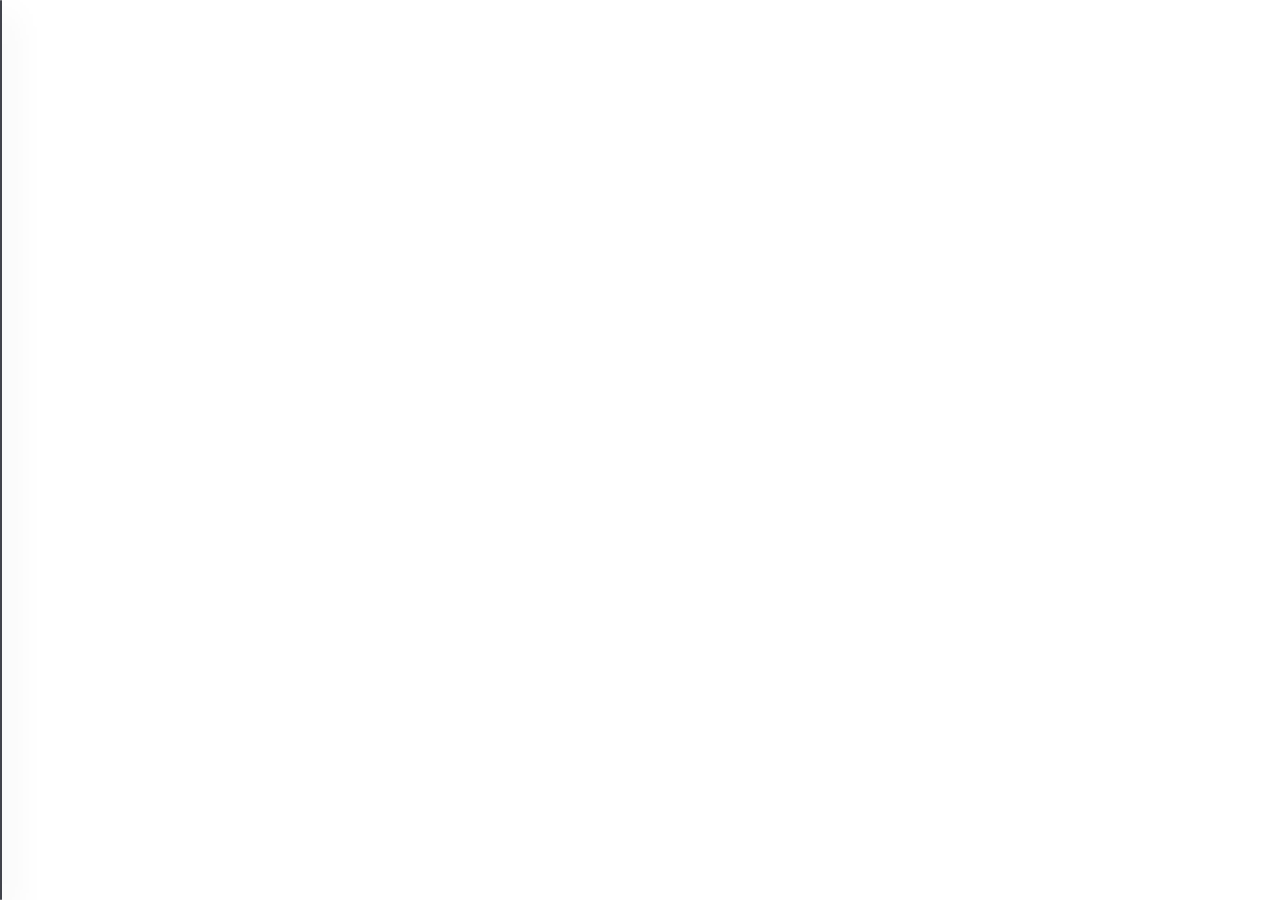
<file: frontend/index.html>
<!DOCTYPE html>
<html lang="zh-CN">
<head>
  <meta charset="UTF-8">
  <meta name="viewport" content="width=device-width, initial-scale=1.0">
  <title>myguo</title>
  <link rel="stylesheet" href="styles.css">
  <link rel="stylesheet" href="liquid-controls.css">
  <link rel="stylesheet" href="native-media.css">
</head>
<body>
  <div id="app" class="app-container">
    <!-- Sidebar (Official Red Fruit Drama Structure) -->
    <!-- Main Content Area -->
    <main class="main-content">
      <!-- Native macOS Window Drag Area -->
      <div class="main-drag-bar"></div>

      <!-- View Containers -->
      <div class="view-viewport">
        <!-- 1. Recommend View (Vertical Swipe Video Feed - TikTok/Hongguo Style) -->
        <section class="view-page active" id="view-recommend">
          <div class="feed-container" id="feed-container">
            <!-- Video Player Stage -->
            <div class="feed-stage" id="feed-stage">
              <!-- 3-Slot Sliding Carousel Layers -->
              <div class="feed-slide-layer" id="feed-slide-0" data-slot="0">
                <video id="feed-video-0" class="feed-video portrait" playsinline webkit-playsinline crossorigin="anonymous"></video>
                <div class="feed-slide-poster" id="feed-poster-0"></div>
              </div>
              <div class="feed-slide-layer" id="feed-slide-1" data-slot="1">
                <video id="feed-video-1" class="feed-video portrait" playsinline webkit-playsinline crossorigin="anonymous"></video>
                <div class="feed-slide-poster" id="feed-poster-1"></div>
              </div>
              <div class="feed-slide-layer" id="feed-slide-2" data-slot="2">
                <video id="feed-video-2" class="feed-video portrait" playsinline webkit-playsinline crossorigin="anonymous"></video>
                <div class="feed-slide-poster" id="feed-poster-2"></div>
              </div>
              <div class="feed-slide-poster" id="feed-incoming-poster" style="display: none;"></div>

              <!-- Recommend Initial Skeleton Overlay -->
              <div class="feed-skeleton-overlay" id="feed-skeleton" style="display: none;" aria-hidden="true">
                <div class="feed-skeleton-backdrop skeleton-box"></div>
                <div class="feed-info-skeleton">
                  <div class="skeleton-line" style="width: 72px; height: 18px; margin-bottom: 12px; border-radius: 4px;"></div>
                  <div class="skeleton-line" style="width: 240px; height: 26px; margin-bottom: 14px; border-radius: 6px;"></div>
                  <div style="display: flex; gap: 8px; margin-bottom: 14px;">
                    <div class="skeleton-line" style="width: 48px; height: 20px; border-radius: 4px;"></div>
                    <div class="skeleton-line" style="width: 54px; height: 20px; border-radius: 4px;"></div>
                    <div class="skeleton-line" style="width: 60px; height: 20px; border-radius: 4px;"></div>
                  </div>
                  <div class="skeleton-line" style="width: 300px; height: 14px; border-radius: 4px;"></div>
                </div>
                <div class="feed-rail-skeleton">
                  <div class="skeleton-box" style="width: 44px; height: 44px; border-radius: 50%; margin-bottom: 24px;"></div>
                  <div class="skeleton-box" style="width: 44px; height: 44px; border-radius: 50%; margin-bottom: 24px;"></div>
                  <div class="skeleton-box" style="width: 44px; height: 44px; border-radius: 50%;"></div>
                </div>
              </div>

              <div class="video-loader" id="feed-loader" style="display: none;" role="status" aria-label="加载中">
                <div class="video-top-loader-bar"></div>
                <div class="macos-loader-hud">
                  <svg class="macos-spinner" viewBox="0 0 32 32" width="20" height="20" fill="none" aria-hidden="true">
                    <line x1="16" y1="3" x2="16" y2="8.5" stroke="currentColor" stroke-width="2.6" stroke-linecap="round" opacity="1.0" transform="rotate(0 16 16)" />
                    <line x1="16" y1="3" x2="16" y2="8.5" stroke="currentColor" stroke-width="2.6" stroke-linecap="round" opacity="0.93" transform="rotate(30 16 16)" />
                    <line x1="16" y1="3" x2="16" y2="8.5" stroke="currentColor" stroke-width="2.6" stroke-linecap="round" opacity="0.86" transform="rotate(60 16 16)" />
                    <line x1="16" y1="3" x2="16" y2="8.5" stroke="currentColor" stroke-width="2.6" stroke-linecap="round" opacity="0.8" transform="rotate(90 16 16)" />
                    <line x1="16" y1="3" x2="16" y2="8.5" stroke="currentColor" stroke-width="2.6" stroke-linecap="round" opacity="0.73" transform="rotate(120 16 16)" />
                    <line x1="16" y1="3" x2="16" y2="8.5" stroke="currentColor" stroke-width="2.6" stroke-linecap="round" opacity="0.66" transform="rotate(150 16 16)" />
                    <line x1="16" y1="3" x2="16" y2="8.5" stroke="currentColor" stroke-width="2.6" stroke-linecap="round" opacity="0.59" transform="rotate(180 16 16)" />
                    <line x1="16" y1="3" x2="16" y2="8.5" stroke="currentColor" stroke-width="2.6" stroke-linecap="round" opacity="0.52" transform="rotate(210 16 16)" />
                    <line x1="16" y1="3" x2="16" y2="8.5" stroke="currentColor" stroke-width="2.6" stroke-linecap="round" opacity="0.45" transform="rotate(240 16 16)" />
                    <line x1="16" y1="3" x2="16" y2="8.5" stroke="currentColor" stroke-width="2.6" stroke-linecap="round" opacity="0.39" transform="rotate(270 16 16)" />
                    <line x1="16" y1="3" x2="16" y2="8.5" stroke="currentColor" stroke-width="2.6" stroke-linecap="round" opacity="0.32" transform="rotate(300 16 16)" />
                    <line x1="16" y1="3" x2="16" y2="8.5" stroke="currentColor" stroke-width="2.6" stroke-linecap="round" opacity="0.25" transform="rotate(330 16 16)" />
                  </svg>
                </div>
              </div>
              <div class="center-play-indicator" id="feed-play-indicator" style="display: none;">
                <svg viewBox="0 0 24 24"><path fill="currentColor" d="M8 5v14l11-7z"/></svg>
              </div>
            </div>

            <!-- Top Center Channel/Category Bar -->
            <div class="cat-bar" id="feed-cat-bar">
              <div class="cat-bar-glider" id="feed-cat-glider"></div>
              <button class="cat-chip" data-channel="关注">关注</button>
              <button class="cat-chip active" data-channel="">推荐</button>
              <button class="cat-chip" data-channel="漫剧">漫剧</button>
              <button class="cat-chip" data-channel="真人剧">真人剧</button>
            </div>

            <!-- Left Bottom Drama Info Overlay -->
            <div class="feed-info" id="feed-info">
              <div class="feed-info-header">
                <span class="feed-info-rank" id="feed-info-rank">
                  <span id="feed-rank-text">官方推荐</span>
                </span>
                <span class="feed-episode-badge" id="feed-episode-badge">第 1 集</span>
              </div>
              <h2 class="feed-info-title" id="feed-info-title">短剧标题</h2>
              <div class="feed-info-tags" id="feed-info-tags"></div>
              <p class="feed-info-desc" id="feed-info-desc">精彩短剧，全集免费畅看</p>
            </div>

            <!-- Shared rail, controls and episode drawer are mounted by player-chrome.js -->

            <!-- Floating Feedback Hint Toast -->
            <div class="feed-hint-toast" id="feed-hint-toast" role="status" aria-live="polite" aria-atomic="true">
              <svg class="macos-spinner-sm" id="feed-hint-spinner" style="display: none;" viewBox="0 0 32 32" width="16" height="16" fill="none" aria-hidden="true">
                <line x1="16" y1="3" x2="16" y2="8.5" stroke="currentColor" stroke-width="2.6" stroke-linecap="round" opacity="1.0" transform="rotate(0 16 16)" />
                <line x1="16" y1="3" x2="16" y2="8.5" stroke="currentColor" stroke-width="2.6" stroke-linecap="round" opacity="0.93" transform="rotate(30 16 16)" />
                <line x1="16" y1="3" x2="16" y2="8.5" stroke="currentColor" stroke-width="2.6" stroke-linecap="round" opacity="0.86" transform="rotate(60 16 16)" />
                <line x1="16" y1="3" x2="16" y2="8.5" stroke="currentColor" stroke-width="2.6" stroke-linecap="round" opacity="0.8" transform="rotate(90 16 16)" />
                <line x1="16" y1="3" x2="16" y2="8.5" stroke="currentColor" stroke-width="2.6" stroke-linecap="round" opacity="0.73" transform="rotate(120 16 16)" />
                <line x1="16" y1="3" x2="16" y2="8.5" stroke="currentColor" stroke-width="2.6" stroke-linecap="round" opacity="0.66" transform="rotate(150 16 16)" />
                <line x1="16" y1="3" x2="16" y2="8.5" stroke="currentColor" stroke-width="2.6" stroke-linecap="round" opacity="0.59" transform="rotate(180 16 16)" />
                <line x1="16" y1="3" x2="16" y2="8.5" stroke="currentColor" stroke-width="2.6" stroke-linecap="round" opacity="0.52" transform="rotate(210 16 16)" />
                <line x1="16" y1="3" x2="16" y2="8.5" stroke="currentColor" stroke-width="2.6" stroke-linecap="round" opacity="0.45" transform="rotate(240 16 16)" />
                <line x1="16" y1="3" x2="16" y2="8.5" stroke="currentColor" stroke-width="2.6" stroke-linecap="round" opacity="0.39" transform="rotate(270 16 16)" />
                <line x1="16" y1="3" x2="16" y2="8.5" stroke="currentColor" stroke-width="2.6" stroke-linecap="round" opacity="0.32" transform="rotate(300 16 16)" />
                <line x1="16" y1="3" x2="16" y2="8.5" stroke="currentColor" stroke-width="2.6" stroke-linecap="round" opacity="0.25" transform="rotate(330 16 16)" />
              </svg>
              <span id="feed-hint-text"></span>
            </div>
          </div>
        </section>

    </main>

    <!-- Notification Toast -->
    <div class="toast" id="toast" role="status" aria-live="polite" aria-atomic="true"></div>

    <!-- Official Episode Comment Sheet -->
    <div class="comment-sheet-overlay" id="comment-sheet-overlay" style="display: none;">
      <div class="comment-sheet" id="comment-sheet" role="dialog" aria-modal="true" aria-labelledby="comment-sheet-title">
        <div class="comment-sheet-header">
          <div>
            <h3 id="comment-sheet-title">评论</h3>
            <span id="comment-sheet-subtitle">正在加载官方评论</span>
          </div>
          <button class="icon-btn" id="btn-close-comment-sheet" title="关闭评论">
            <svg viewBox="0 0 24 24"><path fill="currentColor" d="M19 6.41L17.59 5 12 10.59 6.41 5 5 6.41 10.59 12 5 17.59 6.41 19 12 13.41 17.59 19 19 17.59 13.41 12z"/></svg>
          </button>
        </div>
        <div class="comment-list" id="comment-list"></div>
      </div>
    </div>
  </div>

  <script src="ambient-glow.js"></script>
  <script src="player-chrome.js"></script>
  <script src="danmaku.js"></script>
  <script src="progressive-media.js"></script>
  <script src="app.js"></script>
  <script src="native-media.js"></script>
</body>
</html>
</file>
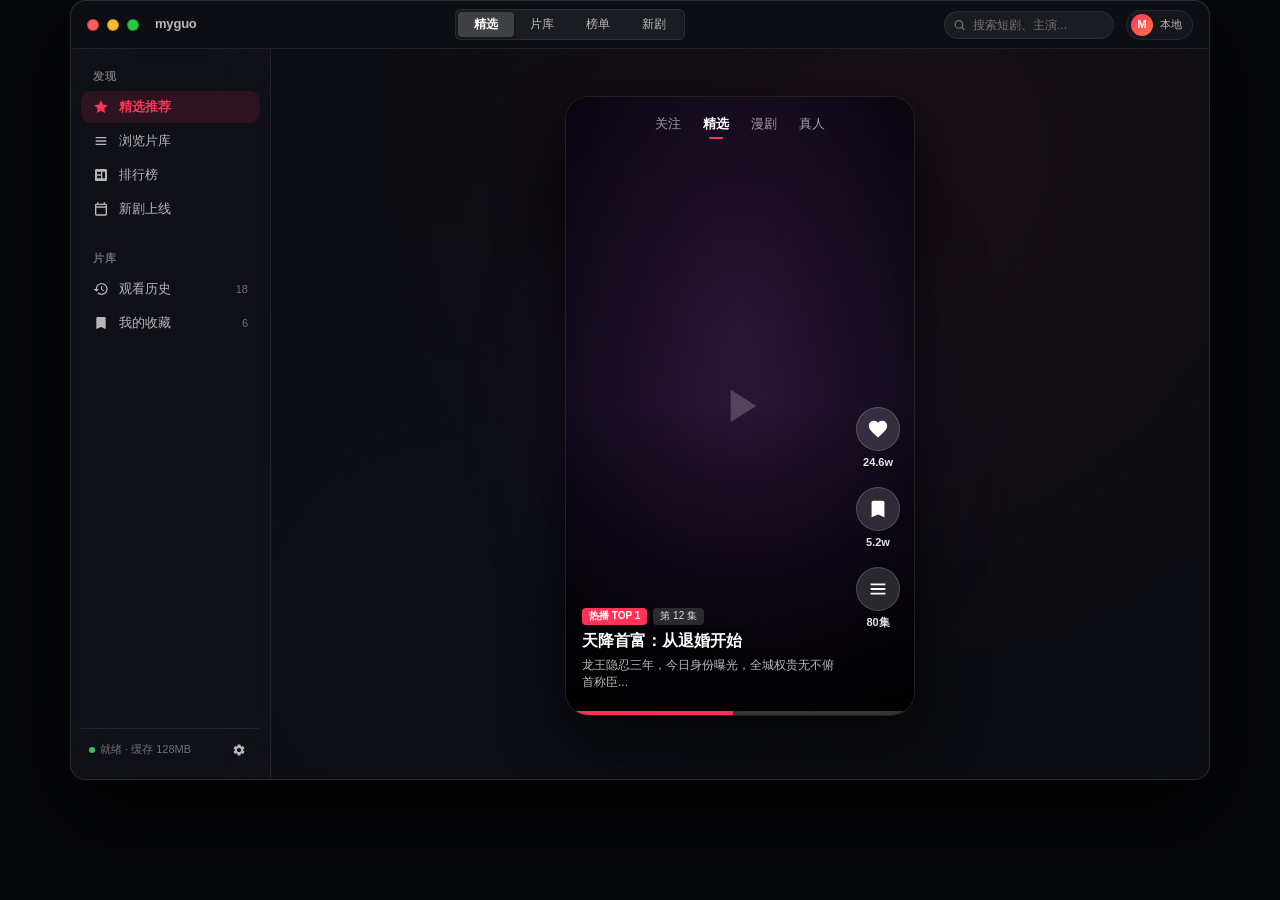
<file: docs/ui-redesign.html>
<!DOCTYPE html>
<html lang="zh-CN">
<head>
  <meta charset="UTF-8">
  <meta name="viewport" content="width=device-width, initial-scale=1.0">
  <title>myguo - macOS Native UI Redesign</title>
  <style>
    /* ==========================================================================
       macOS Native Dark Aesthetic System Tokens (Apple HIG)
       ========================================================================== */
    :root {
      --bg-window: #0c0d12;
      --bg-sidebar: rgba(18, 19, 25, 0.72);
      --bg-surface: rgba(255, 255, 255, 0.04);
      --bg-surface-hover: rgba(255, 255, 255, 0.08);
      --bg-surface-active: rgba(255, 255, 255, 0.12);
      --bg-glass: rgba(30, 32, 42, 0.65);
      
      --accent: #ff3358;
      --accent-glow: rgba(255, 51, 88, 0.28);
      --accent-subtle: rgba(255, 51, 88, 0.12);

      --text-1: #ffffff;
      --text-2: rgba(255, 255, 255, 0.70);
      --text-3: rgba(255, 255, 255, 0.40);

      --border-subtle: rgba(255, 255, 255, 0.07);
      --border-glass: rgba(255, 255, 255, 0.12);
      --border-focus: rgba(255, 51, 88, 0.5);

      --radius-sm: 6px;
      --radius-md: 10px;
      --radius-lg: 16px;
      --radius-xl: 22px;
      --radius-full: 9999px;

      --font-system: -apple-system, BlinkMacSystemFont, "SF Pro Display", "SF Pro Text", "PingFang SC", "Helvetica Neue", sans-serif;
      --ease-apple: cubic-bezier(0.16, 1, 0.3, 1);
    }

    * {
      box-sizing: border-box;
      margin: 0;
      padding: 0;
      user-select: none;
      -webkit-user-select: none;
    }

    body {
      font-family: var(--font-system);
      font-size: 13px;
      color: var(--text-1);
      background: #060709;
      line-height: 1.45;
      -webkit-font-smoothing: antialiased;
      overflow-x: hidden;
    }

    /* macOS Window Shell */
    .macos-window {
      width: 100%;
      max-width: 1140px;
      margin: 0 auto;
      height: 780px;
      background: var(--bg-window);
      border-radius: var(--radius-lg);
      border: 1px solid var(--border-glass);
      box-shadow: 0 32px 90px rgba(0, 0, 0, 0.85), 0 0 1px rgba(255, 255, 255, 0.18);
      display: flex;
      flex-direction: column;
      overflow: hidden;
      position: relative;
    }

    /* Unified Window Titlebar & Toolbar */
    .window-titlebar {
      height: 48px;
      padding: 0 16px;
      display: flex;
      align-items: center;
      justify-content: space-between;
      border-bottom: 1px solid var(--border-subtle);
      background: rgba(14, 15, 21, 0.88);
      backdrop-filter: blur(24px) saturate(190%);
      -webkit-backdrop-filter: blur(24px) saturate(190%);
      flex-shrink: 0;
      z-index: 30;
    }

    .titlebar-left {
      display: flex;
      align-items: center;
      gap: 16px;
      flex-shrink: 0;
    }

    /* Traffic Lights */
    .traffic-lights {
      display: flex;
      align-items: center;
      gap: 8px;
    }

    .traffic-light {
      width: 12px;
      height: 12px;
      border-radius: 50%;
      border: 0.5px solid rgba(0, 0, 0, 0.25);
      cursor: pointer;
    }

    .traffic-light.close { background: #ff5f57; }
    .traffic-light.min { background: #febc2e; }
    .traffic-light.zoom { background: #28c840; }

    .window-title-badge {
      font-size: 13px;
      font-weight: 600;
      color: var(--text-2);
      letter-spacing: -0.2px;
      display: flex;
      align-items: center;
      gap: 6px;
    }

    .titlebar-center {
      display: flex;
      align-items: center;
      justify-content: center;
      flex: 1;
    }

    /* macOS Segmented Switcher */
    .segmented-control {
      display: inline-flex;
      background: rgba(255, 255, 255, 0.06);
      border-radius: var(--radius-sm);
      padding: 2px;
      border: 1px solid var(--border-subtle);
      white-space: nowrap;
    }

    .segment-btn {
      padding: 4px 16px;
      font-size: 12px;
      font-weight: 500;
      color: var(--text-2);
      background: transparent;
      border: none;
      border-radius: 4px;
      cursor: pointer;
      white-space: nowrap;
      transition: all 0.16s var(--ease-apple);
    }

    .segment-btn:hover {
      color: var(--text-1);
    }

    .segment-btn.active {
      color: var(--text-1);
      background: rgba(255, 255, 255, 0.16);
      box-shadow: 0 1px 3px rgba(0, 0, 0, 0.4);
      font-weight: 600;
    }

    .titlebar-right {
      display: flex;
      align-items: center;
      gap: 12px;
      flex-shrink: 0;
    }

    /* Search Pill */
    .search-box {
      position: relative;
      width: 170px;
    }

    .search-box input {
      width: 100%;
      height: 28px;
      background: rgba(255, 255, 255, 0.06);
      border: 1px solid var(--border-subtle);
      border-radius: var(--radius-full);
      padding: 0 10px 0 28px;
      font-family: inherit;
      font-size: 12px;
      color: var(--text-1);
      outline: none;
      transition: all 0.2s var(--ease-apple);
    }

    .search-box input:focus {
      background: rgba(255, 255, 255, 0.1);
      border-color: var(--border-focus);
      width: 200px;
      box-shadow: 0 0 0 3px var(--accent-subtle);
    }

    .search-box svg {
      position: absolute;
      left: 9px;
      top: 50%;
      transform: translateY(-50%);
      width: 13px;
      height: 13px;
      color: var(--text-3);
      pointer-events: none;
    }

    .profile-pill {
      display: flex;
      align-items: center;
      gap: 7px;
      padding: 3px 10px 3px 4px;
      border-radius: var(--radius-full);
      background: var(--bg-surface);
      border: 1px solid var(--border-subtle);
      cursor: pointer;
      transition: background 0.16s;
    }

    .profile-pill:hover {
      background: var(--bg-surface-hover);
    }

    .profile-avatar {
      width: 22px;
      height: 22px;
      border-radius: 50%;
      background: linear-gradient(135deg, #ff3358, #ff7a45);
      display: flex;
      align-items: center;
      justify-content: center;
      font-size: 11px;
      font-weight: 700;
      color: #fff;
    }

    .profile-name {
      font-size: 11px;
      font-weight: 500;
      color: var(--text-2);
      white-space: nowrap;
    }

    /* Workspace */
    .window-workspace {
      display: flex;
      flex: 1;
      height: calc(780px - 48px);
      overflow: hidden;
      position: relative;
    }

    /* Sidebar (Frosted Vibrancy) */
    .sidebar {
      width: 200px;
      background: var(--bg-sidebar);
      backdrop-filter: blur(28px) saturate(180%);
      -webkit-backdrop-filter: blur(28px) saturate(180%);
      border-right: 1px solid var(--border-subtle);
      display: flex;
      flex-direction: column;
      justify-content: space-between;
      padding: 14px 10px;
      flex-shrink: 0;
    }

    .sidebar-nav-group {
      display: flex;
      flex-direction: column;
      gap: 2px;
      margin-bottom: 20px;
    }

    .sidebar-heading {
      font-size: 11px;
      font-weight: 600;
      color: var(--text-3);
      padding: 6px 12px 4px;
      text-transform: uppercase;
      letter-spacing: 0.5px;
    }

    .nav-btn {
      display: flex;
      align-items: center;
      gap: 10px;
      padding: 7px 12px;
      border-radius: var(--radius-md);
      color: var(--text-2);
      font-size: 13px;
      font-weight: 500;
      background: transparent;
      border: none;
      cursor: pointer;
      transition: all 0.16s var(--ease-apple);
      text-align: left;
      width: 100%;
      white-space: nowrap;
    }

    .nav-btn svg {
      width: 16px;
      height: 16px;
      color: var(--text-2);
      flex-shrink: 0;
      transition: color 0.16s;
    }

    .nav-btn:hover {
      background: var(--bg-surface-hover);
      color: var(--text-1);
    }

    .nav-btn:hover svg {
      color: var(--text-1);
    }

    .nav-btn.active {
      background: var(--accent-subtle);
      color: var(--accent);
      font-weight: 600;
    }

    .nav-btn.active svg {
      color: var(--accent);
    }

    .nav-counter {
      margin-left: auto;
      font-size: 11px;
      color: var(--text-3);
      font-variant-numeric: tabular-nums;
    }

    .sidebar-footer {
      border-top: 1px solid var(--border-subtle);
      padding-top: 10px;
      display: flex;
      align-items: center;
      justify-content: space-between;
      padding: 10px 8px 4px;
    }

    .storage-stat {
      font-size: 11px;
      color: var(--text-3);
      display: flex;
      align-items: center;
      gap: 5px;
      white-space: nowrap;
    }

    .storage-dot {
      width: 6px;
      height: 6px;
      border-radius: 50%;
      background: #34c759;
    }

    /* Main Viewport */
    .main-viewport {
      flex: 1;
      height: 100%;
      overflow-y: auto;
      background: radial-gradient(circle at 65% 15%, rgba(255, 51, 88, 0.05) 0%, transparent 60%),
                  radial-gradient(circle at 20% 80%, rgba(40, 80, 160, 0.04) 0%, transparent 50%),
                  var(--bg-window);
      position: relative;
    }

    /* View Pages */
    .view-page {
      display: none;
      padding: 24px 30px 40px;
      height: 100%;
      box-sizing: border-box;
      animation: fadeIn 0.22s var(--ease-apple);
    }

    .view-page.active {
      display: block;
    }

    @keyframes fadeIn {
      from { opacity: 0; transform: translateY(4px); }
      to { opacity: 1; transform: translateY(0); }
    }

    /* ==========================================================================
       VIEW 1: RECOMMEND FEED (Short Drama Vertical Stage)
       ========================================================================== */
    .feed-layout {
      height: 100%;
      display: flex;
      align-items: center;
      justify-content: center;
      position: relative;
    }

    .stage-ambient-glow {
      position: absolute;
      width: 380px;
      height: 620px;
      border-radius: 40px;
      background: radial-gradient(circle at center, rgba(255, 51, 88, 0.35), rgba(70, 30, 100, 0.25), transparent 70%);
      filter: blur(50px);
      z-index: 1;
      pointer-events: none;
      opacity: 0.8;
      transition: all 0.5s ease;
    }

    .feed-stage-card {
      width: 350px;
      height: 620px;
      border-radius: 24px;
      background: #000;
      position: relative;
      overflow: hidden;
      border: 1px solid var(--border-glass);
      box-shadow: 0 24px 60px rgba(0, 0, 0, 0.7);
      z-index: 2;
      display: flex;
      flex-direction: column;
    }

    /* Video Frame Simulation */
    .feed-video-bg {
      position: absolute;
      inset: 0;
      background: linear-gradient(180deg, rgba(0,0,0,0.3) 0%, rgba(0,0,0,0.05) 50%, rgba(0,0,0,0.92) 100%),
                  radial-gradient(ellipse at 50% 40%, #30173b 0%, #170d24 60%, #07050d 100%);
      display: flex;
      align-items: center;
      justify-content: center;
    }

    .video-mock-graphic {
      display: flex;
      flex-direction: column;
      align-items: center;
      gap: 12px;
      opacity: 0.2;
    }

    .video-mock-graphic svg {
      width: 56px;
      height: 56px;
      color: #fff;
    }

    /* Top Stage Bar */
    .stage-topbar {
      position: absolute;
      top: 14px;
      left: 0;
      right: 0;
      display: flex;
      justify-content: center;
      gap: 18px;
      z-index: 10;
    }

    .channel-tab {
      background: transparent;
      border: none;
      color: rgba(255, 255, 255, 0.6);
      font-size: 13px;
      font-weight: 500;
      cursor: pointer;
      position: relative;
      padding: 4px 2px;
      white-space: nowrap;
      transition: color 0.16s;
    }

    .channel-tab.active {
      color: #fff;
      font-weight: 700;
    }

    .channel-tab.active::after {
      content: "";
      position: absolute;
      bottom: -2px;
      left: 50%;
      transform: translateX(-50%);
      width: 14px;
      height: 2.5px;
      border-radius: 2px;
      background: var(--accent);
    }

    /* Right Action Rail */
    .stage-action-rail {
      position: absolute;
      right: 14px;
      bottom: 84px;
      display: flex;
      flex-direction: column;
      align-items: center;
      gap: 16px;
      z-index: 10;
    }

    .rail-btn-group {
      display: flex;
      flex-direction: column;
      align-items: center;
      gap: 4px;
    }

    .rail-btn {
      width: 44px;
      height: 44px;
      border-radius: 50%;
      background: rgba(255, 255, 255, 0.14);
      backdrop-filter: blur(16px);
      -webkit-backdrop-filter: blur(16px);
      border: 1px solid rgba(255, 255, 255, 0.18);
      display: flex;
      align-items: center;
      justify-content: center;
      color: #fff;
      cursor: pointer;
      transition: all 0.2s var(--ease-apple);
    }

    .rail-btn svg {
      width: 22px;
      height: 22px;
    }

    .rail-btn:hover {
      background: rgba(255, 255, 255, 0.24);
      transform: scale(1.08);
    }

    .rail-btn.liked {
      background: var(--accent-subtle);
      border-color: var(--accent);
      color: var(--accent);
    }

    .rail-label {
      font-size: 11px;
      font-weight: 600;
      color: rgba(255, 255, 255, 0.9);
      text-shadow: 0 1px 4px rgba(0, 0, 0, 0.8);
      white-space: nowrap;
    }

    /* Bottom Info Overlay */
    .stage-info {
      position: absolute;
      bottom: 24px;
      left: 16px;
      right: 76px;
      z-index: 10;
      display: flex;
      flex-direction: column;
      gap: 6px;
    }

    .stage-badges {
      display: flex;
      align-items: center;
      gap: 6px;
    }

    .badge-rank {
      font-size: 10px;
      font-weight: 700;
      background: var(--accent);
      color: #fff;
      padding: 1px 7px;
      border-radius: 4px;
      white-space: nowrap;
    }

    .badge-ep {
      font-size: 10px;
      color: rgba(255, 255, 255, 0.85);
      background: rgba(255, 255, 255, 0.15);
      backdrop-filter: blur(8px);
      padding: 1px 7px;
      border-radius: 4px;
      white-space: nowrap;
    }

    .stage-title {
      font-size: 16px;
      font-weight: 700;
      color: #fff;
      line-height: 1.3;
      text-shadow: 0 2px 6px rgba(0, 0, 0, 0.8);
    }

    .stage-desc {
      font-size: 12px;
      color: rgba(255, 255, 255, 0.72);
      line-height: 1.4;
      display: -webkit-box;
      -webkit-line-clamp: 2;
      -webkit-box-orient: vertical;
      overflow: hidden;
      text-shadow: 0 1px 3px rgba(0, 0, 0, 0.8);
    }

    /* Scrubber */
    .stage-scrubber-bar {
      position: absolute;
      bottom: 0;
      left: 0;
      right: 0;
      height: 4px;
      background: rgba(255, 255, 255, 0.2);
      cursor: pointer;
      transition: height 0.16s;
      z-index: 20;
    }

    .stage-scrubber-bar:hover {
      height: 8px;
    }

    .stage-scrubber-fill {
      width: 48%;
      height: 100%;
      background: var(--accent);
      position: relative;
    }

    .stage-scrubber-handle {
      position: absolute;
      right: -5px;
      top: 50%;
      transform: translateY(-50%);
      width: 10px;
      height: 10px;
      border-radius: 50%;
      background: #fff;
      box-shadow: 0 0 4px rgba(0,0,0,0.5);
      opacity: 0;
      transition: opacity 0.16s;
    }

    .stage-scrubber-bar:hover .stage-scrubber-handle {
      opacity: 1;
    }

    /* ==========================================================================
       VIEW 2: DISCOVER / CATALOG (Drama Card Grid)
       ========================================================================== */
    .discover-header {
      margin-bottom: 20px;
    }

    .filter-chips-row {
      display: flex;
      align-items: center;
      gap: 8px;
      overflow-x: auto;
      padding-bottom: 4px;
      scrollbar-width: none;
    }

    .filter-chips-row::-webkit-scrollbar {
      display: none;
    }

    .chip-btn {
      padding: 5px 14px;
      border-radius: var(--radius-full);
      background: var(--bg-surface);
      border: 1px solid var(--border-subtle);
      color: var(--text-2);
      font-size: 12px;
      font-weight: 500;
      cursor: pointer;
      white-space: nowrap;
      transition: all 0.16s var(--ease-apple);
    }

    .chip-btn:hover {
      background: var(--bg-surface-hover);
      color: var(--text-1);
    }

    .chip-btn.active {
      background: #fff;
      color: #0c0d11;
      font-weight: 600;
      border-color: #fff;
    }

    /* Drama Card Grid */
    .drama-grid {
      display: grid;
      grid-template-columns: repeat(auto-fill, minmax(154px, 1fr));
      gap: 20px 16px;
    }

    .drama-card {
      cursor: pointer;
      transition: transform 0.22s var(--ease-apple);
      outline: none;
    }

    .drama-card:hover {
      transform: translateY(-4px);
    }

    .card-poster-wrap {
      position: relative;
      width: 100%;
      aspect-ratio: 3 / 4.2;
      border-radius: var(--radius-md);
      overflow: hidden;
      background: #181922;
      border: 1px solid var(--border-subtle);
      box-shadow: 0 4px 14px rgba(0, 0, 0, 0.4);
      transition: box-shadow 0.22s var(--ease-apple), border-color 0.22s;
    }

    .drama-card:hover .card-poster-wrap {
      box-shadow: 0 12px 28px rgba(0, 0, 0, 0.6), 0 0 0 1px var(--border-glass);
      border-color: var(--border-glass);
    }

    .card-poster-art {
      width: 100%;
      height: 100%;
      display: flex;
      flex-direction: column;
      justify-content: flex-end;
      padding: 12px;
      box-sizing: border-box;
      position: relative;
      background-size: cover;
      background-position: center;
    }

    .card-poster-art svg {
      position: absolute;
      top: 50%;
      left: 50%;
      transform: translate(-50%, -50%);
      width: 44px;
      height: 44px;
      opacity: 0.18;
      color: #fff;
    }

    .card-gradient-overlay {
      position: absolute;
      inset: 0;
      background: linear-gradient(180deg, transparent 40%, rgba(0, 0, 0, 0.85) 100%);
    }

    .card-badge-top {
      position: absolute;
      top: 8px;
      left: 8px;
      font-size: 10px;
      font-weight: 700;
      color: #fff;
      background: rgba(0, 0, 0, 0.6);
      backdrop-filter: blur(8px);
      -webkit-backdrop-filter: blur(8px);
      border: 1px solid rgba(255, 255, 255, 0.12);
      padding: 2px 6px;
      border-radius: 4px;
      z-index: 2;
    }

    .card-badge-top.rank-1 {
      background: var(--accent);
      border-color: transparent;
    }

    .card-badge-bottom {
      position: absolute;
      bottom: 8px;
      right: 8px;
      font-size: 10px;
      color: rgba(255, 255, 255, 0.9);
      background: rgba(0, 0, 0, 0.5);
      backdrop-filter: blur(6px);
      padding: 1px 6px;
      border-radius: 3px;
      z-index: 2;
    }

    .card-info {
      padding: 8px 2px 0;
    }

    .card-title {
      font-size: 13px;
      font-weight: 600;
      color: var(--text-1);
      white-space: nowrap;
      overflow: hidden;
      text-overflow: ellipsis;
      margin-bottom: 2px;
    }

    .card-meta {
      font-size: 11px;
      color: var(--text-3);
      display: flex;
      align-items: center;
      gap: 6px;
      white-space: nowrap;
    }

    .card-heat {
      color: #ff9f0a;
      font-weight: 600;
    }

    /* ==========================================================================
       VIEW 3: DRAMA DETAIL SHEET / MODAL
       ========================================================================== */
    .detail-overlay {
      position: absolute;
      inset: 0;
      background: rgba(10, 11, 15, 0.82);
      backdrop-filter: blur(28px);
      -webkit-backdrop-filter: blur(28px);
      z-index: 50;
      display: none;
      padding: 30px 40px;
      overflow-y: auto;
      animation: sheetUp 0.26s var(--ease-apple);
    }

    .detail-overlay.active {
      display: block;
    }

    @keyframes sheetUp {
      from { opacity: 0; transform: translateY(16px); }
      to { opacity: 1; transform: translateY(0); }
    }

    .detail-top-nav {
      display: flex;
      align-items: center;
      justify-content: space-between;
      margin-bottom: 24px;
    }

    .back-btn {
      display: inline-flex;
      align-items: center;
      gap: 6px;
      background: var(--bg-surface);
      border: 1px solid var(--border-subtle);
      border-radius: var(--radius-full);
      padding: 6px 14px 6px 10px;
      color: var(--text-1);
      font-size: 12px;
      font-weight: 500;
      cursor: pointer;
      white-space: nowrap;
      transition: all 0.16s;
    }

    .back-btn:hover {
      background: var(--bg-surface-hover);
      border-color: var(--border-glass);
    }

    .detail-hero-section {
      display: flex;
      gap: 32px;
      margin-bottom: 34px;
    }

    .detail-poster-frame {
      width: 180px;
      aspect-ratio: 3 / 4.2;
      border-radius: var(--radius-lg);
      overflow: hidden;
      background: #181922;
      border: 1px solid var(--border-glass);
      box-shadow: 0 16px 40px rgba(0, 0, 0, 0.7);
      flex-shrink: 0;
      position: relative;
    }

    .detail-info-pane {
      display: flex;
      flex-direction: column;
      justify-content: center;
      gap: 12px;
    }

    .detail-title {
      font-size: 26px;
      font-weight: 700;
      letter-spacing: -0.4px;
    }

    .detail-stats-row {
      display: flex;
      align-items: center;
      gap: 12px;
      font-size: 12px;
      color: var(--text-2);
      white-space: nowrap;
    }

    .detail-stat-pill {
      background: var(--bg-surface);
      border: 1px solid var(--border-subtle);
      padding: 3px 9px;
      border-radius: var(--radius-sm);
    }

    .detail-stat-pill.hot {
      color: #ff9f0a;
      border-color: rgba(255, 159, 10, 0.24);
      background: rgba(255, 159, 10, 0.08);
      font-weight: 600;
    }

    .detail-summary {
      font-size: 13px;
      color: var(--text-2);
      line-height: 1.6;
      max-width: 620px;
    }

    .detail-cta-row {
      display: flex;
      align-items: center;
      gap: 12px;
      margin-top: 8px;
    }

    .btn-apple-primary {
      display: inline-flex;
      align-items: center;
      gap: 8px;
      background: var(--accent);
      color: #fff;
      font-size: 13px;
      font-weight: 600;
      padding: 8px 20px;
      border-radius: var(--radius-full);
      border: none;
      cursor: pointer;
      box-shadow: 0 4px 14px var(--accent-glow);
      white-space: nowrap;
      transition: all 0.16s var(--ease-apple);
    }

    .btn-apple-primary:hover {
      background: #ff476b;
      transform: scale(1.02);
    }

    .btn-apple-secondary {
      display: inline-flex;
      align-items: center;
      gap: 8px;
      background: var(--bg-surface);
      border: 1px solid var(--border-glass);
      color: var(--text-1);
      font-size: 13px;
      font-weight: 500;
      padding: 8px 18px;
      border-radius: var(--radius-full);
      cursor: pointer;
      white-space: nowrap;
      transition: all 0.16s;
    }

    .btn-apple-secondary:hover {
      background: var(--bg-surface-hover);
    }

    /* Episode Selector Grid */
    .episodes-section {
      background: var(--bg-surface);
      border: 1px solid var(--border-subtle);
      border-radius: var(--radius-lg);
      padding: 20px;
    }

    .episodes-header {
      display: flex;
      align-items: center;
      justify-content: space-between;
      margin-bottom: 16px;
    }

    .episodes-title {
      font-size: 14px;
      font-weight: 600;
    }

    .episodes-grid {
      display: grid;
      grid-template-columns: repeat(auto-fill, minmax(46px, 1fr));
      gap: 8px;
    }

    .ep-btn {
      height: 38px;
      border-radius: var(--radius-sm);
      background: rgba(255, 255, 255, 0.04);
      border: 1px solid var(--border-subtle);
      color: var(--text-2);
      font-size: 12px;
      font-weight: 500;
      cursor: pointer;
      display: flex;
      align-items: center;
      justify-content: center;
      transition: all 0.14s;
    }

    .ep-btn:hover {
      background: var(--bg-surface-hover);
      color: var(--text-1);
    }

    .ep-btn.active {
      background: var(--accent);
      color: #fff;
      font-weight: 700;
      border-color: var(--accent);
    }

    /* ==========================================================================
       VIEW 4: SETTINGS (macOS Inset Grouped System Style)
       ========================================================================== */
    .settings-wrapper {
      max-width: 640px;
      margin: 0 auto;
    }

    .settings-title {
      font-size: 20px;
      font-weight: 700;
      margin-bottom: 24px;
      letter-spacing: -0.3px;
    }

    .settings-group {
      background: var(--bg-surface);
      border: 1px solid var(--border-subtle);
      border-radius: var(--radius-lg);
      overflow: hidden;
      margin-bottom: 24px;
    }

    .settings-row {
      display: flex;
      align-items: center;
      justify-content: space-between;
      padding: 14px 18px;
      border-bottom: 1px solid var(--border-subtle);
    }

    .settings-row:last-child {
      border-bottom: none;
    }

    .settings-label-wrap {
      display: flex;
      flex-direction: column;
      gap: 2px;
    }

    .settings-label {
      font-size: 13px;
      font-weight: 500;
      color: var(--text-1);
    }

    .settings-sublabel {
      font-size: 11px;
      color: var(--text-3);
    }

    /* Apple Switch Toggle */
    .apple-switch {
      position: relative;
      display: inline-block;
      width: 40px;
      height: 24px;
    }

    .apple-switch input {
      opacity: 0;
      width: 0;
      height: 0;
    }

    .switch-slider {
      position: absolute;
      cursor: pointer;
      inset: 0;
      background-color: rgba(255, 255, 255, 0.16);
      transition: 0.24s var(--ease-apple);
      border-radius: 24px;
    }

    .switch-slider:before {
      position: absolute;
      content: "";
      height: 18px;
      width: 18px;
      left: 3px;
      bottom: 3px;
      background-color: white;
      transition: 0.24s var(--ease-apple);
      border-radius: 50%;
      box-shadow: 0 2px 4px rgba(0,0,0,0.4);
    }

    input:checked + .switch-slider {
      background-color: #34c759;
    }

    input:checked + .switch-slider:before {
      transform: translateX(16px);
    }

    .settings-action-btn {
      background: var(--bg-surface-hover);
      border: 1px solid var(--border-subtle);
      border-radius: var(--radius-sm);
      color: var(--text-1);
      font-size: 12px;
      font-weight: 500;
      padding: 5px 12px;
      cursor: pointer;
      white-space: nowrap;
      transition: all 0.16s;
    }

    .settings-action-btn:hover {
      background: rgba(255, 255, 255, 0.14);
    }

    /* Subtle Toast Notice */
    .macos-toast {
      position: absolute;
      bottom: 24px;
      left: 50%;
      transform: translateX(-50%) translateY(30px);
      background: rgba(30, 32, 42, 0.92);
      backdrop-filter: blur(20px);
      -webkit-backdrop-filter: blur(20px);
      border: 1px solid var(--border-glass);
      color: #fff;
      padding: 8px 18px;
      border-radius: var(--radius-full);
      font-size: 12px;
      font-weight: 500;
      box-shadow: 0 10px 30px rgba(0, 0, 0, 0.6);
      opacity: 0;
      pointer-events: none;
      transition: all 0.24s var(--ease-apple);
      z-index: 100;
      white-space: nowrap;
    }

    .macos-toast.show {
      transform: translateX(-50%) translateY(0);
      opacity: 1;
    }
  </style>
</head>
<body>

  <!-- macOS Window Mockup Container -->
  <div class="macos-window">
    
    <!-- Unified Window Titlebar & Toolbar -->
    <header class="window-titlebar">
      <!-- Traffic Lights & Title -->
      <div class="titlebar-left">
        <div class="traffic-lights">
          <div class="traffic-light close" title="关闭"></div>
          <div class="traffic-light min" title="最小化"></div>
          <div class="traffic-light zoom" title="缩放"></div>
        </div>
        <div class="window-title-badge">
          <span>myguo</span>
        </div>
      </div>

      <!-- Segmented Central Navigation -->
      <div class="titlebar-center">
        <div class="segmented-control" role="tablist">
          <button class="segment-btn active" data-view="feed">精选</button>
          <button class="segment-btn" data-view="discover">片库</button>
          <button class="segment-btn" data-view="rank">榜单</button>
          <button class="segment-btn" data-view="new">新剧</button>
        </div>
      </div>

      <!-- Search & Profile -->
      <div class="titlebar-right">
        <div class="search-box">
          <svg viewBox="0 0 24 24" fill="none" stroke="currentColor" stroke-width="2.2"><circle cx="11" cy="11" r="7"/><path d="m21 21-4.3-4.3"/></svg>
          <input type="text" placeholder="搜索短剧、主演...">
        </div>
        <div class="profile-pill" id="btn-open-settings" title="偏好设置">
          <div class="profile-avatar">M</div>
          <span class="profile-name">本地</span>
        </div>
      </div>
    </header>

    <!-- Main Workspace -->
    <div class="window-workspace">
      
      <!-- Translucent Sidebar -->
      <aside class="sidebar">
        <div>
          <!-- Discover Section -->
          <div class="sidebar-nav-group">
            <div class="sidebar-heading">发现</div>
            <button class="nav-btn active" data-view="feed">
              <svg viewBox="0 0 24 24" fill="currentColor"><path d="M12 2l3.09 6.26L22 9.27l-5 4.87 1.18 6.88L12 17.77l-6.18 3.25L7 14.14 2 9.27l6.91-1.01L12 2z"/></svg>
              <span>精选推荐</span>
            </button>
            <button class="nav-btn" data-view="discover">
              <svg viewBox="0 0 24 24" fill="currentColor"><path d="M4 6h16v2H4zm0 5h16v2H4zm0 5h16v2H4z"/></svg>
              <span>浏览片库</span>
            </button>
            <button class="nav-btn" data-view="rank">
              <svg viewBox="0 0 24 24" fill="currentColor"><path d="M19 3H5c-1.1 0-2 .9-2 2v14c0 1.1.9 2 2 2h14c1.1 0 2-.9 2-2V5c0-1.1-.9-2-2-2zm-7 14H6v-4h6v4zm0-6H6V7h6v4zm6 6h-4V7h4v10z"/></svg>
              <span>排行榜</span>
            </button>
            <button class="nav-btn" data-view="new">
              <svg viewBox="0 0 24 24" fill="currentColor"><path d="M19 4h-1V2h-2v2H8V2H6v2H5c-1.11 0-1.99.9-1.99 2L3 20a2 2 0 002 2h14c1.1 0 2-.9 2-2V6c0-1.1-.9-2-2-2zm0 16H5V10h14v10zm0-12H5V6h14v2z"/></svg>
              <span>新剧上线</span>
            </button>
          </div>

          <!-- Library Section -->
          <div class="sidebar-nav-group">
            <div class="sidebar-heading">片库</div>
            <button class="nav-btn" data-view="history">
              <svg viewBox="0 0 24 24" fill="currentColor"><path d="M13 3a9 9 0 00-9 9H1l3.89 3.89.07.14L9 12H6c0-3.87 3.13-7 7-7s7 3.13 7 7-3.13 7-7 7c-1.93 0-3.68-.79-4.94-2.06l-1.42 1.42A8.954 8.954 0 0013 21a9 9 0 000-18zm-1 5v5l4.28 2.54.72-1.21-3.5-2.08V8H12z"/></svg>
              <span>观看历史</span>
              <span class="nav-counter">18</span>
            </button>
            <button class="nav-btn" data-view="favorites">
              <svg viewBox="0 0 24 24" fill="currentColor"><path d="M17 3H7c-1.1 0-2 .9-2 2v16l7-3 7 3V5c0-1.1-.9-2-2-2z"/></svg>
              <span>我的收藏</span>
              <span class="nav-counter">6</span>
            </button>
          </div>
        </div>

        <!-- Sidebar Footer -->
        <div class="sidebar-footer">
          <div class="storage-stat">
            <div class="storage-dot"></div>
            <span>就绪 · 缓存 128MB</span>
          </div>
          <button class="nav-btn" data-view="settings" style="width: auto; padding: 4px 6px;" title="设置">
            <svg viewBox="0 0 24 24" fill="currentColor" style="width:14px;height:14px;"><path d="M19.14 12.94c.04-.3.06-.61.06-.94 0-.32-.02-.64-.07-.94l2.03-1.58a.49.49 0 0 0 .12-.61l-1.92-3.32a.488.488 0 0 0-.59-.22l-2.39.96c-.5-.38-1.03-.7-1.62-.94l-.36-2.54a.484.484 0 0 0-.48-.41h-3.84c-.24 0-.43.17-.47.41l-.36 2.54c-.59.24-1.13.57-1.62.94l-2.39-.96c-.22-.08-.47 0-.59.22L2.74 8.87c-.12.21-.08.47.12.61l2.03 1.58c-.05.3-.09.63-.09.94s.02.64.07.94l-2.03 1.58a.49.49 0 0 0-.12.61l1.92 3.32c.12.22.37.29.59.22l2.39-.96c.5.38 1.03.7 1.62.94l.36 2.54c.05.24.24.41.48.41h3.84c.24 0 .44-.17.47-.41l.36-2.54c.59-.24 1.13-.56 1.62-.94l2.39.96c.22.08.47 0 .59-.22l1.92-3.32c.12-.22.07-.47-.12-.61l-2.01-1.58zM12 15.6c-1.98 0-3.6-1.62-3.6-3.6s1.62-3.6 3.6-3.6 3.6 1.62 3.6 3.6-1.62 3.6-3.6 3.6z"/></svg>
          </button>
        </div>
      </aside>

      <!-- Viewport -->
      <main class="main-viewport">
        
        <!-- ========================================== -->
        <!-- VIEW 1: RECOMMEND FEED (Short-Drama Feed) -->
        <!-- ========================================== -->
        <section class="view-page active" id="page-feed">
          <div class="feed-layout">
            <div class="stage-ambient-glow" id="ambient-glow"></div>
            
            <div class="feed-stage-card">
              <!-- Video Simulated Layer -->
              <div class="feed-video-bg">
                <div class="video-mock-graphic">
                  <svg viewBox="0 0 24 24" fill="currentColor">
                    <path d="M8 5v14l11-7z"/>
                  </svg>
                </div>
              </div>

              <!-- Top Channels -->
              <div class="stage-topbar">
                <button class="channel-tab">关注</button>
                <button class="channel-tab active">精选</button>
                <button class="channel-tab">漫剧</button>
                <button class="channel-tab">真人</button>
              </div>

              <!-- Right Floating Actions -->
              <div class="stage-action-rail">
                <div class="rail-btn-group">
                  <button class="rail-btn" id="btn-feed-like" title="喜欢">
                    <svg viewBox="0 0 24 24" fill="currentColor"><path d="M12 21.35l-1.45-1.32C5.4 15.36 2 12.28 2 8.5 2 5.42 4.42 3 7.5 3c1.74 0 3.41.81 4.5 2.09C13.09 3.81 14.76 3 16.5 3 19.58 3 22 5.42 22 8.5c0 3.78-3.4 6.86-8.55 11.54L12 21.35z"/></svg>
                  </button>
                  <span class="rail-label" id="feed-like-num">24.6w</span>
                </div>
                <div class="rail-btn-group">
                  <button class="rail-btn" id="btn-feed-fav" title="收藏">
                    <svg viewBox="0 0 24 24" fill="currentColor"><path d="M17 3H7c-1.1 0-2 .9-2 2v16l7-3 7 3V5c0-1.1-.9-2-2-2z"/></svg>
                  </button>
                  <span class="rail-label">5.2w</span>
                </div>
                <div class="rail-btn-group">
                  <button class="rail-btn" id="btn-feed-episodes" title="选集">
                    <svg viewBox="0 0 24 24" fill="currentColor"><path d="M4 6h16v2H4zm0 5h16v2H4zm0 5h16v2H4z"/></svg>
                  </button>
                  <span class="rail-label">80集</span>
                </div>
              </div>

              <!-- Bottom Overlay -->
              <div class="stage-info">
                <div class="stage-badges">
                  <span class="badge-rank">热播 TOP 1</span>
                  <span class="badge-ep">第 12 集</span>
                </div>
                <h3 class="stage-title">天降首富：从退婚开始</h3>
                <p class="stage-desc">龙王隐忍三年，今日身份曝光，全城权贵无不俯首称臣...</p>
              </div>

              <!-- Bottom Scrubber -->
              <div class="stage-scrubber-bar">
                <div class="stage-scrubber-fill">
                  <div class="stage-scrubber-handle"></div>
                </div>
              </div>
            </div>
          </div>
        </section>

        <!-- ========================================== -->
        <!-- VIEW 2: DISCOVER / CATALOG (Drama Grid)    -->
        <!-- ========================================== -->
        <section class="view-page" id="page-discover">
          <div class="discover-header">
            <div class="filter-chips-row">
              <button class="chip-btn active">全部短剧</button>
              <button class="chip-btn">都市逆袭</button>
              <button class="chip-btn">战神归来</button>
              <button class="chip-btn">古代穿越</button>
              <button class="chip-btn">甜宠虐恋</button>
              <button class="chip-btn">豪门赘婿</button>
              <button class="chip-btn">精品漫剧</button>
            </div>
          </div>

          <div class="drama-grid">
            <!-- Card 1 -->
            <div class="drama-card" data-title="天降首富：从退婚开始" data-heat="980w" data-ep="80集">
              <div class="card-poster-wrap">
                <div class="card-badge-top rank-1">TOP 1</div>
                <div class="card-badge-bottom">全80集</div>
                <div class="card-poster-art" style="background: linear-gradient(135deg, #301132, #5a195b);">
                  <svg viewBox="0 0 24 24" fill="currentColor"><path d="M12 2l3.09 6.26L22 9.27l-5 4.87 1.18 6.88L12 17.77l-6.18 3.25L7 14.14 2 9.27l6.91-1.01L12 2z"/></svg>
                  <div class="card-gradient-overlay"></div>
                </div>
              </div>
              <div class="card-info">
                <div class="card-title">天降首富：从退婚开始</div>
                <div class="card-meta">
                  <span class="card-heat">热度 980w</span>
                  <span>·</span>
                  <span>都市逆袭</span>
                </div>
              </div>
            </div>

            <!-- Card 2 -->
            <div class="drama-card" data-title="绝世龙帅：君临天下" data-heat="870w" data-ep="92集">
              <div class="card-poster-wrap">
                <div class="card-badge-top">TOP 2</div>
                <div class="card-badge-bottom">全92集</div>
                <div class="card-poster-art" style="background: linear-gradient(135deg, #102340, #1b457a);">
                  <svg viewBox="0 0 24 24" fill="currentColor"><path d="M12 1L3 5v6c0 5.55 3.84 10.74 9 12 5.16-1.26 9-6.45 9-12V5l-9-4z"/></svg>
                  <div class="card-gradient-overlay"></div>
                </div>
              </div>
              <div class="card-info">
                <div class="card-title">绝世龙帅：君临天下</div>
                <div class="card-meta">
                  <span class="card-heat">热度 870w</span>
                  <span>·</span>
                  <span>热血战神</span>
                </div>
              </div>
            </div>

            <!-- Card 3 -->
            <div class="drama-card" data-title="重返1990当首富" data-heat="740w" data-ep="76集">
              <div class="card-poster-wrap">
                <div class="card-badge-bottom">全76集</div>
                <div class="card-poster-art" style="background: linear-gradient(135deg, #2e2417, #694a20);">
                  <svg viewBox="0 0 24 24" fill="currentColor"><path d="M12 2C6.48 2 2 6.48 2 12s4.48 10 10 10 10-4.48 10-10S17.52 2 12 2zm1 14h-2v-2h2v2zm0-4h-2V7h2v5z"/></svg>
                  <div class="card-gradient-overlay"></div>
                </div>
              </div>
              <div class="card-info">
                <div class="card-title">重返1990当首富</div>
                <div class="card-meta">
                  <span class="card-heat">热度 740w</span>
                  <span>·</span>
                  <span>年代逆袭</span>
                </div>
              </div>
            </div>

            <!-- Card 4 -->
            <div class="drama-card" data-title="女总裁的神级贴身高手" data-heat="690w" data-ep="68集">
              <div class="card-poster-wrap">
                <div class="card-badge-bottom">全68集</div>
                <div class="card-poster-art" style="background: linear-gradient(135deg, #1b2e2b, #25635a);">
                  <svg viewBox="0 0 24 24" fill="currentColor"><path d="M12 21.35l-1.45-1.32C5.4 15.36 2 12.28 2 8.5 2 5.42 4.42 3 7.5 3c1.74 0 3.41.81 4.5 2.09C13.09 3.81 14.76 3 16.5 3 19.58 3 22 5.42 22 8.5c0 3.78-3.4 6.86-8.55 11.54L12 21.35z"/></svg>
                  <div class="card-gradient-overlay"></div>
                </div>
              </div>
              <div class="card-info">
                <div class="card-title">女总裁的神级贴身高手</div>
                <div class="card-meta">
                  <span class="card-heat">热度 690w</span>
                  <span>·</span>
                  <span>都市情感</span>
                </div>
              </div>
            </div>

            <!-- Card 5 -->
            <div class="drama-card" data-title="大秦帝国之签到百年" data-heat="620w" data-ep="100集">
              <div class="card-poster-wrap">
                <div class="card-badge-bottom">全100集</div>
                <div class="card-poster-art" style="background: linear-gradient(135deg, #361a22, #732333);">
                  <svg viewBox="0 0 24 24" fill="currentColor"><path d="M19 3H5c-1.1 0-2 .9-2 2v14c0 1.1.9 2 2 2h14c1.1 0 2-.9 2-2V5c0-1.1-.9-2-2-2zm-7 14H6v-4h6v4zm0-6H6V7h6v4zm6 6h-4V7h4v10z"/></svg>
                  <div class="card-gradient-overlay"></div>
                </div>
              </div>
              <div class="card-info">
                <div class="card-title">大秦帝国之签到百年</div>
                <div class="card-meta">
                  <span class="card-heat">热度 620w</span>
                  <span>·</span>
                  <span>玄幻历史</span>
                </div>
              </div>
            </div>

            <!-- Card 6 -->
            <div class="drama-card" data-title="顾总宠妻无极限" data-heat="580w" data-ep="60集">
              <div class="card-poster-wrap">
                <div class="card-badge-bottom">全60集</div>
                <div class="card-poster-art" style="background: linear-gradient(135deg, #2d1e38, #69328f);">
                  <svg viewBox="0 0 24 24" fill="currentColor"><path d="M12 17.27L18.18 21l-1.64-7.03L22 9.24l-7.19-.61L12 2 9.19 8.63 2 9.24l5.46 4.73L5.82 21z"/></svg>
                  <div class="card-gradient-overlay"></div>
                </div>
              </div>
              <div class="card-info">
                <div class="card-title">顾总宠妻无极限</div>
                <div class="card-meta">
                  <span class="card-heat">热度 580w</span>
                  <span>·</span>
                  <span>现代甜宠</span>
                </div>
              </div>
            </div>
          </div>
        </section>

        <!-- ========================================== -->
        <!-- VIEW 3: SETTINGS (macOS Inset Grouped)     -->
        <!-- ========================================== -->
        <section class="view-page" id="page-settings">
          <div class="settings-wrapper">
            <h2 class="settings-title">偏好设置</h2>

            <!-- Group 1: 账户与存储 -->
            <div class="settings-group">
              <div class="settings-row">
                <div class="settings-label-wrap">
                  <span class="settings-label">当前账号</span>
                  <span class="settings-sublabel">匿名访客模式 · 本地持久化</span>
                </div>
                <button class="settings-action-btn" id="btn-login-demo">凭据登录</button>
              </div>
              <div class="settings-row">
                <div class="settings-label-wrap">
                  <span class="settings-label">本地媒体缓存</span>
                  <span class="settings-sublabel">已占用 128.4 MB 切片与海报数据</span>
                </div>
                <button class="settings-action-btn" id="btn-clear-cache-demo">清理缓存</button>
              </div>
              <div class="settings-row">
                <div class="settings-label-wrap">
                  <span class="settings-label">匿名设备标识</span>
                  <span class="settings-sublabel">如遇频控可重置生成新指纹</span>
                </div>
                <button class="settings-action-btn" id="btn-reset-device-demo">重置标识</button>
              </div>
            </div>

            <!-- Group 2: 播放与行为 -->
            <div class="settings-group">
              <div class="settings-row">
                <div class="settings-label-wrap">
                  <span class="settings-label">自动连续播放下一集</span>
                  <span class="settings-sublabel">剧集播毕无缝切换下一集</span>
                </div>
                <label class="apple-switch">
                  <input type="checkbox" checked>
                  <span class="switch-slider"></span>
                </label>
              </div>
              <div class="settings-row">
                <div class="settings-label-wrap">
                  <span class="settings-label">硬件加速解密与渲染</span>
                  <span class="settings-sublabel">利用 Apple Silicon 原生硬件模块</span>
                </div>
                <label class="apple-switch">
                  <input type="checkbox" checked>
                  <span class="switch-slider"></span>
                </label>
              </div>
              <div class="settings-row">
                <div class="settings-label-wrap">
                  <span class="settings-label">弹幕开关</span>
                  <span class="settings-sublabel">进入播放界面时默认展现</span>
                </div>
                <label class="apple-switch">
                  <input type="checkbox">
                  <span class="switch-slider"></span>
                </label>
              </div>
            </div>
          </div>
        </section>

        <!-- ========================================== -->
        <!-- DRAMA DETAIL SHEET OVERLAY (Frosted Glass) -->
        <!-- ========================================== -->
        <div class="detail-overlay" id="detail-sheet">
          <div class="detail-top-nav">
            <button class="back-btn" id="btn-close-detail">
              <svg viewBox="0 0 24 24" width="14" height="14" fill="currentColor"><path d="M20 11H7.83l5.59-5.59L12 4l-8 8 8 8 1.41-1.41L7.83 13H20v-2z"/></svg>
              <span>返回片库</span>
            </button>
          </div>

          <div class="detail-hero-section">
            <div class="detail-poster-frame">
              <div style="width: 100%; height: 100%; background: linear-gradient(135deg, #301132, #5a195b);"></div>
            </div>
            <div class="detail-info-pane">
              <h1 class="detail-title" id="sheet-title">天降首富：从退婚开始</h1>
              <div class="detail-stats-row">
                <span class="detail-stat-pill hot" id="sheet-heat">热度 980w</span>
                <span class="detail-stat-pill">全 80 集 · 完结</span>
                <span class="detail-stat-pill">都市 · 逆袭 · 战神</span>
              </div>
              <p class="detail-summary">
                昔日落魄弃婿三年潜沉，只为守护心爱之人。如今封印解除，百亿财团与暗夜权柄尽归其手，那些曾肆意羞辱他的人，终将在其面前颤栗匍匐。
              </p>
              <div class="detail-cta-row">
                <button class="btn-apple-primary" id="btn-play-now">
                  <svg viewBox="0 0 24 24" width="14" height="14" fill="currentColor"><path d="M8 5v14l11-7z"/></svg>
                  <span>播放第 1 集</span>
                </button>
                <button class="btn-apple-secondary" id="btn-detail-fav">
                  <svg viewBox="0 0 24 24" width="14" height="14" fill="currentColor"><path d="M17 3H7c-1.1 0-2 .9-2 2v16l7-3 7 3V5c0-1.1-.9-2-2-2z"/></svg>
                  <span>收藏</span>
                </button>
              </div>
            </div>
          </div>

          <!-- Episode Grid -->
          <div class="episodes-section">
            <div class="episodes-header">
              <span class="episodes-title">选集 (共 80 集)</span>
            </div>
            <div class="episodes-grid" id="sheet-episodes-grid">
              <!-- Populated 1..24 -->
            </div>
          </div>
        </div>

      </main>
    </div>

    <!-- macOS Subtle Toast Notice -->
    <div class="macos-toast" id="toast-hud"></div>
  </div>

  <script>
    (function() {
      // 1. Navigation Switching
      const navButtons = document.querySelectorAll('[data-view]');
      const pages = {
        feed: document.getElementById('page-feed'),
        discover: document.getElementById('page-discover'),
        history: document.getElementById('page-discover'),
        favorites: document.getElementById('page-discover'),
        rank: document.getElementById('page-discover'),
        new: document.getElementById('page-discover'),
        settings: document.getElementById('page-settings'),
      };
      const detailSheet = document.getElementById('detail-sheet');

      function switchView(viewName) {
        detailSheet.classList.remove('active');
        
        navButtons.forEach(btn => {
          if (btn.dataset.view === viewName) {
            btn.classList.add('active');
          } else {
            btn.classList.remove('active');
          }
        });

        document.querySelectorAll('.view-page').forEach(p => p.classList.remove('active'));
        if (pages[viewName]) {
          pages[viewName].classList.add('active');
        }
      }

      navButtons.forEach(btn => {
        btn.addEventListener('click', () => switchView(btn.dataset.view));
      });

      document.getElementById('btn-open-settings').addEventListener('click', () => {
        switchView('settings');
      });

      // 2. Detail Sheet Interaction
      const cards = document.querySelectorAll('.drama-card');
      const closeDetailBtn = document.getElementById('btn-close-detail');
      const sheetTitle = document.getElementById('sheet-title');
      const sheetHeat = document.getElementById('sheet-heat');
      const epGrid = document.getElementById('sheet-episodes-grid');

      epGrid.innerHTML = '';
      for (let i = 1; i <= 24; i++) {
        const b = document.createElement('button');
        b.className = 'ep-btn' + (i === 1 ? ' active' : '');
        b.textContent = i;
        b.addEventListener('click', function() {
          document.querySelectorAll('.ep-btn').forEach(el => el.classList.remove('active'));
          b.classList.add('active');
          showToast(`已开始播放第 ${i} 集`);
        });
        epGrid.appendChild(b);
      }

      cards.forEach(card => {
        card.addEventListener('click', () => {
          sheetTitle.textContent = card.dataset.title || '短剧详情';
          sheetHeat.textContent = '热度 ' + (card.dataset.heat || '880w');
          detailSheet.classList.add('active');
        });
      });

      closeDetailBtn.addEventListener('click', () => {
        detailSheet.classList.remove('active');
      });

      // 3. Like Button Toggle
      const likeBtn = document.getElementById('btn-feed-like');
      const likeNum = document.getElementById('feed-like-num');
      let liked = false;
      likeBtn.addEventListener('click', () => {
        liked = !liked;
        likeBtn.classList.toggle('liked', liked);
        likeNum.textContent = liked ? '24.7w' : '24.6w';
        showToast(liked ? '已点赞' : '已取消点赞');
      });

      // 4. Toast
      const toast = document.getElementById('toast-hud');
      let toastTimer = null;
      function showToast(msg) {
        toast.textContent = msg;
        toast.classList.add('show');
        clearTimeout(toastTimer);
        toastTimer = setTimeout(() => {
          toast.classList.remove('show');
        }, 1600);
      }

      document.getElementById('btn-feed-fav').addEventListener('click', function() {
        this.classList.toggle('liked');
        showToast(this.classList.contains('liked') ? '已加入收藏' : '已移出收藏');
      });

      document.getElementById('btn-play-now').addEventListener('click', () => {
        showToast('开始播放');
      });

      document.getElementById('btn-clear-cache-demo').addEventListener('click', () => {
        showToast('缓存已清空 (0.0 MB)');
      });

      document.getElementById('btn-reset-device-demo').addEventListener('click', () => {
        showToast('设备标识已重置');
      });
    })();
  </script>
</body>
</html>
</file>
<file: frontend/styles.css>
/* ==========================================================================
   Hongguo Drama - Sleek macOS Obsidian Dark Theme
   ========================================================================== */

:root {
  --bg-app: #0e0f14;
  --bg-card: #191b24;
  --bg-card-hover: #222432;
  --bg-input: #1d1f2b;
  --border-subtle: rgba(255, 255, 255, 0.08);
  --border-active: rgba(254, 44, 85, 0.4);
  
  --accent: #e21a44;
  --accent-hover: #fe2c55;
  --accent-light: rgba(226, 26, 68, 0.16);
  
  --text-primary: #ffffff;
  --text-secondary: rgba(255, 255, 255, 0.86);
  --text-muted: rgba(255, 255, 255, 0.65);
  
  --radius-sm: 6px;
  --radius-md: 10px;
  --radius-lg: 16px;
  
  --font-family: -apple-system, BlinkMacSystemFont, "SF Pro Display", "SF Pro Text", "Helvetica Neue", "PingFang SC", sans-serif;
  --titlebar-height: 48px;
  /* Shared motion tokens: feedback stays short; surfaces have time to settle. */
  --ease-out: cubic-bezier(0.23, 1, 0.32, 1);
  --ease-drawer: cubic-bezier(0.32, 0.72, 0, 1);
  --motion-feedback: 160ms;
  --motion-surface: 240ms;
  --player-drawer-width: 248px;
  --comment-sheet-width: 420px;
  --comment-motion-duration: 260ms;
  --comment-motion-easing: cubic-bezier(0.22, 1, 0.26, 1);
}

* {
  box-sizing: border-box;
  margin: 0;
  padding: 0;
  user-select: none;
  -webkit-user-select: none;
}

html, body {
  width: 100%;
  height: 100%;
  overflow: hidden;
  background-color: var(--bg-app);
  color: var(--text-primary);
  font-family: var(--font-family);
  font-size: 13px;
  line-height: 1.5;
  -webkit-font-smoothing: antialiased;
}

/* App Shell */
.app-container {
  display: flex;
  width: 100vw;
  height: 100vh;
  position: relative;
  overflow: hidden;
}

/* Window Drag Area */
/* ==========================================================================
   Media Scene Viewport
   ========================================================================== */

.view-viewport { flex: 1; width: 100%; height: 100%; position: relative; }
.view-page { display: none; }
.view-page.active { display: block; min-height: 100%; }
#view-recommend.active { position: absolute; inset: 0; overflow: hidden; background: #000; z-index: 10; }
/* ==========================================================================
   Vertical Swipe Recommend Feed (TikTok / Hongguo Style)
   ========================================================================== */

.feed-container {
  position: relative;
  width: 100%;
  height: 100%;
  background: #000;
  overflow: hidden;
  user-select: none;
}

/* The wrapper itself must not create a positioning context for shared chrome */
.player-chrome {
  display: contents;
}

.feed-stage {
  position: absolute;
  inset: 0;
  z-index: 1;
  width: 100%;
  height: 100%;
  display: flex;
  align-items: center;
  justify-content: center;
  cursor: pointer;
  overflow: hidden;
}

.feed-slide-layer {
  position: absolute;
  inset: 0;
  width: 100%;
  height: 100%;
  display: flex;
  align-items: center;
  justify-content: center;
  will-change: transform;
  background: #000;
  transform: translateY(100%);
  z-index: 1;
}

.feed-slide-layer.is-active {
  transform: translateY(0);
  z-index: 2;
}

.feed-slide-poster {
  position: absolute;
  inset: 0;
  z-index: 1;
  background-size: contain;
  background-position: center;
  background-repeat: no-repeat;
  pointer-events: none;
  opacity: 1;
  transition: opacity 0.28s ease;
}

.feed-slide-poster.hidden {
  opacity: 0;
}

.feed-video {
  position: relative;
  z-index: 0;
  width: auto;
  height: auto;
  max-width: 100%;
  max-height: 100%;
  object-fit: contain;
  background: transparent;
  outline: none;
}

.feed-video.portrait {
  height: 100%;
  width: auto;
  max-width: 100%;
}

.feed-video.landscape {
  width: 100%;
  height: auto;
  max-height: 100%;
}

.feed-video.is-loading {
  opacity: 0;
}

.center-play-indicator {
  position: absolute;
  left: 50%;
  top: 50%;
  transform: translate(-50%, -50%);
  width: 64px;
  height: 64px;
  border-radius: 50%;
  background: rgba(0, 0, 0, 0.6);
  backdrop-filter: blur(10px);
  border: 2px solid rgba(255, 255, 255, 0.25);
  display: flex;
  align-items: center;
  justify-content: center;
  color: #fff;
  pointer-events: none;
  z-index: 15;
  transition: opacity 0.2s ease, transform 0.2s ease;
}

.center-play-indicator svg {
  width: 30px;
  height: 30px;
  margin-left: 3px;
}

/* Top Center Category Tabs */
.cat-bar {
  position: absolute !important;
  top: 14px;
  left: 50%;
  transform: translateX(-50%);
  z-index: 24;
  display: flex;
  gap: 6px;
  padding: 4px 6px;
  border-radius: 999px;
  background: rgba(20, 20, 26, 0.65);
  backdrop-filter: blur(14px);
  border: 1px solid var(--border-subtle);
  transition: opacity 0.2s ease;
}

.cat-chip {
  border: 0;
  background: transparent;
  color: rgba(255, 255, 255, 0.72);
  height: 26px;
  padding: 0 14px;
  border-radius: 999px;
  font-size: 12px;
  font-weight: 500;
  cursor: pointer;
  transition: background-color var(--motion-feedback) var(--ease-out), border-color var(--motion-feedback) var(--ease-out), color var(--motion-feedback) var(--ease-out), box-shadow var(--motion-feedback) var(--ease-out);
}

.cat-chip:hover {
  color: #fff;
  background: rgba(255, 255, 255, 0.08);
}

.cat-chip.active {
  background: rgba(255, 255, 255, 0.18);
  color: #fff;
  font-weight: 600;
}

/* Left Bottom Drama Info Overlay */
.feed-info {
  position: absolute;
  left: 24px;
  bottom: 74px;
  z-index: 21;
  max-width: min(50%, 540px);
  color: #fff;
  display: flex;
  flex-direction: column;
  gap: 8px;
  pointer-events: none;
  transition: opacity 0.25s ease;
}

.feed-info-header {
  display: flex;
  align-items: center;
  gap: 8px;
  text-shadow: none;
}

.feed-info-rank {
  display: inline-flex;
  align-items: center;
  gap: 4px;
  min-height: 20px;
  padding: 3px 9px;
  border-radius: 999px;
  background: rgba(254, 44, 85, 0.92);
  font-size: 11px;
  font-weight: 700;
  color: #fff;
  line-height: 1;
  box-shadow: none;
}

.feed-info-rank::before {
  content: "";
  width: 5px;
  height: 5px;
  border-radius: 50%;
  background: currentColor;
}

.feed-episode-badge {
  min-height: 20px;
  font-size: 12px;
  font-weight: 600;
  color: rgba(255, 255, 255, 0.92);
  background: rgba(15, 15, 19, 0.68);
  padding: 3px 9px;
  border-radius: 999px;
  border: 1px solid rgba(255, 255, 255, 0.14);
  line-height: 1;
  box-shadow: none;
}

.feed-info-title {
  font-size: 18px;
  font-weight: 800;
  line-height: 1.3;
  text-shadow: 0 1px 4px rgba(0, 0, 0, 0.72);
  pointer-events: auto;
  cursor: pointer;
  transition: color 0.15s ease;
}

.feed-title-link {
  border-bottom: 1px solid rgba(255, 255, 255, 0.22);
  padding-bottom: 2px;
}

.feed-info-title:hover {
  color: var(--accent);
}

.feed-info-tags {
  display: flex;
  flex-wrap: wrap;
  gap: 6px;
}

.feed-tag {
  padding: 2px 8px;
  border-radius: 4px;
  background: rgba(255, 255, 255, 0.16);
  color: rgba(255, 255, 255, 0.9);
  font-size: 11px;
  text-shadow: none;
}

.feed-info-desc {
  font-size: 12px;
  color: rgba(255, 255, 255, 0.75);
  line-height: 1.5;
  text-shadow: 0 1px 4px rgba(0, 0, 0, 0.72);
  display: -webkit-box;
  -webkit-line-clamp: 2;
  -webkit-box-orient: vertical;
  overflow: hidden;
  pointer-events: auto;
}

/* Right Vertical Action Rail (TikTok/Douyin Style) */
.feed-rail {
  position: absolute;
  right: var(--stage-chrome-inset, 18px);
  bottom: 84px;
  z-index: 21;
  display: flex;
  flex-direction: column;
  align-items: center;
  gap: 16px;
  transition: opacity 0.25s cubic-bezier(0.2, 0, 0, 1),
    transform 0.25s cubic-bezier(0.2, 0, 0, 1),
    visibility 0.25s cubic-bezier(0.2, 0, 0, 1);
}

.rail-btn {
  display: flex;
  flex-direction: column;
  align-items: center;
  gap: 4px;
  background: transparent;
  border: none;
  color: #fff;
  cursor: pointer;
  transition: transform 0.15s ease;
  text-shadow: 0 1px 4px rgba(0, 0, 0, 0.8);
}

.rail-btn:hover {
  transform: scale(1.12);
}

.rail-icon {
  width: 44px;
  height: 44px;
  border-radius: 50%;
  background: rgba(20, 20, 26, 0.65);
  backdrop-filter: blur(12px);
  border: 1px solid rgba(255, 255, 255, 0.14);
  display: flex;
  align-items: center;
  justify-content: center;
  color: #fff;
  transition: background-color var(--motion-surface) var(--ease-out), border-color var(--motion-surface) var(--ease-out), color var(--motion-surface) var(--ease-out), box-shadow var(--motion-surface) var(--ease-out), transform var(--motion-surface) var(--ease-out);
}

.rail-icon svg {
  transition: transform 0.15s ease;
}

.rail-btn:active .rail-icon svg {
  transform: scale(0.85);
}

.rail-btn.active .rail-icon, .rail-btn.like.active .rail-icon {
  color: var(--accent);
  border-color: var(--accent);
  background: rgba(254, 44, 85, 0.25);
}

.rail-btn.fav.active .rail-icon {
  color: #ffc300;
  border-color: #ffc300;
  background: rgba(255, 195, 0, 0.25);
}

.rail-label {
  font-size: 11px;
  font-weight: 600;
  color: rgba(255, 255, 255, 0.85);
}

.danmaku-layer {
  position: absolute;
  inset: 54px 0 30% 0;
  overflow: hidden;
  pointer-events: none;
  z-index: 18;
  color: #fff;
  transition: opacity 0.2s ease;
}

.danmaku-layer.hidden {
  display: none;
}

.danmaku-item {
  position: absolute;
  top: 0;
  left: 0;
  max-width: min(720px, 92%);
  overflow: hidden;
  white-space: nowrap;
  text-overflow: ellipsis;
  font-weight: inherit;
  line-height: 1.25;
  text-shadow: 0 1px 3px rgba(0, 0, 0, 0.9);
  will-change: transform;
  pointer-events: auto;
  cursor: pointer;
}

.danmaku-layer.outline .danmaku-item {
  -webkit-text-stroke: 1.25px rgba(0, 0, 0, 0.9);
  paint-order: stroke fill;
  text-shadow: 0 1px 3px rgba(0, 0, 0, 0.75);
}

.danmaku-layer:not(.outline) .danmaku-item {
  -webkit-text-stroke: 0;
}

.danmaku-item.own {
  padding: 0 8px;
  border: 1.5px solid rgba(255, 255, 255, 0.9);
  border-radius: 6px;
}

.danmaku-item.liked {
  color: var(--accent);
}

.danmaku-composer {
  position: absolute;
  right: 18px;
  bottom: 72px;
  z-index: 30;
  display: flex;
  align-items: center;
  gap: 8px;
  width: min(360px, calc(100% - 36px));
  padding: 8px;
  border: 1px solid rgba(255, 255, 255, 0.14);
  border-radius: 10px;
  background: rgba(18, 18, 24, 0.94);
  backdrop-filter: blur(16px);
  opacity: 0;
  visibility: hidden;
  pointer-events: none;
  transform: translateY(8px);
  transition: opacity 0.18s ease, transform 0.18s ease, visibility 0.18s;
}

.danmaku-composer.open {
  opacity: 1;
  visibility: visible;
  pointer-events: auto;
  transform: translateY(0);
}

.danmaku-settings-panel {
  position: absolute;
  right: 18px;
  bottom: 120px;
  z-index: 31;
  width: min(280px, calc(100% - 36px));
  padding: 14px;
  border: 1px solid rgba(255, 255, 255, 0.14);
  border-radius: 12px;
  background: rgba(18, 18, 24, 0.95);
  backdrop-filter: blur(18px);
  opacity: 0;
  visibility: hidden;
  pointer-events: none;
  transform: translateY(8px);
  transition: opacity 0.18s ease, transform 0.18s ease, visibility 0.18s;
}

.danmaku-settings-panel.open {
  opacity: 1;
  visibility: visible;
  pointer-events: auto;
  transform: translateY(0);
}

.danmaku-settings-header {
  display: flex;
  align-items: center;
  justify-content: space-between;
  margin-bottom: 10px;
  color: var(--text-primary);
  font-size: 13px;
  font-weight: 700;
}

.danmaku-setting {
  display: grid;
  grid-template-columns: 68px 1fr 48px;
  align-items: center;
  gap: 10px;
  min-height: 34px;
  color: var(--text-secondary);
  font-size: 12px;
}

.danmaku-setting-label {
  white-space: nowrap;
}

.danmaku-setting-value {
  overflow: hidden;
  color: var(--text-muted);
  font-variant-numeric: tabular-nums;
  text-align: right;
  white-space: nowrap;
  text-overflow: ellipsis;
}

.danmaku-settings-panel input[type="range"] {
  width: 100%;
  accent-color: var(--accent);
}

.danmaku-settings-panel input[type="checkbox"] {
  justify-self: start;
  width: 16px;
  height: 16px;
  margin: 0;
  accent-color: var(--accent);
}

.danmaku-settings-panel .icon-btn {
  width: 26px;
  height: 26px;
}

.danmaku-input {
  flex: 1;
  min-width: 0;
  height: 30px;
  padding: 0 10px;
  border: 1px solid rgba(255, 255, 255, 0.12);
  border-radius: 7px;
  background: rgba(255, 255, 255, 0.07);
  color: #fff;
  font-size: 12px;
  outline: none;
}

.danmaku-input:focus {
  border-color: var(--accent);
}

.danmaku-send {
  display: inline-flex;
  align-items: center;
  gap: 5px;
  height: 30px;
  padding: 0 9px;
  border: 0;
  border-radius: 7px;
  background: var(--accent);
  color: #fff;
  font-size: 12px;
}

.danmaku-send svg {
  width: 13px;
  height: 13px;
}

/* Bottom Video Controls */
.feed-controls {
  position: absolute;
  left: var(--stage-chrome-inset, 0px);
  right: var(--stage-chrome-inset, 0px);
  bottom: var(--stage-chrome-inset, 0px);
  background: linear-gradient(to top, rgba(0, 0, 0, 0.92), transparent);
  display: flex;
  flex-direction: column;
  padding: 0 24px calc(8px + var(--stage-chrome-inset, 0px));
  z-index: 22;
  transition: opacity 0.25s cubic-bezier(0.2, 0, 0, 1),
    transform 0.25s cubic-bezier(0.2, 0, 0, 1),
    visibility 0.25s cubic-bezier(0.2, 0, 0, 1);
}

.progress-bar-wrap {
  width: 100%;
  height: 14px;
  display: flex;
  align-items: center;
  cursor: pointer;
  position: relative;
}

.progress-bar-bg {
  width: 100%;
  height: 4px;
  background: rgba(255, 255, 255, 0.16);
  border-radius: 2px;
  position: relative;
  transition: height 0.15s;
}

.progress-bar-wrap:hover .progress-bar-bg {
  height: 6px;
}

.progress-bar-buffer,
.progress-bar-current {
  position: absolute;
  top: 0;
  left: 0;
  height: 100%;
  width: 0%;
  border-radius: 2px;
}

.progress-bar-buffer {
  background: rgba(255, 255, 255, 0.46);
  transition: left 0.15s ease, width 0.15s ease;
}

.progress-bar-current {
  background: var(--accent);
}

.controls-row {
  display: flex;
  align-items: center;
  justify-content: space-between;
  flex: 1;
}

.controls-left,
.controls-right {
  display: flex;
  align-items: center;
  gap: 14px;
}

.ctrl-btn {
  background: transparent;
  border: none;
  color: #fff;
  cursor: pointer;
  width: 32px;
  height: 32px;
  display: flex;
  align-items: center;
  justify-content: center;
  border-radius: 50%;
  transition: background 0.15s;
}

.ctrl-btn:hover {
  background: rgba(255, 255, 255, 0.15);
}

.ctrl-btn.active {
  color: var(--accent);
  background: rgba(255, 255, 255, 0.2);
}

.ctrl-btn.episodes-toggle {
  width: auto;
  padding: 0 10px;
  border-radius: 999px;
  gap: 5px;
  background: rgba(255, 255, 255, 0.1);
  border: 1px solid rgba(255, 255, 255, 0.18);
  font-size: 12px;
  font-weight: 600;
  line-height: 1;
}

.ctrl-btn.episodes-toggle span {
  display: block;
}

.ctrl-btn svg {
  width: 20px;
  height: 20px;
  pointer-events: none;
}

.time-display {
  font-size: 12px;
  color: rgba(255, 255, 255, 0.7);
  font-variant-numeric: tabular-nums;
}

.speed-selector,
.quality-selector {
  position: relative;
}

.ctrl-text-btn {
  background: rgba(255, 255, 255, 0.1);
  border: 1px solid rgba(255, 255, 255, 0.2);
  color: #fff;
  padding: 3px 8px;
  border-radius: 4px;
  font-size: 12px;
  font-weight: 600;
  cursor: pointer;
}

.speed-menu,
.quality-menu {
  position: absolute;
  bottom: 100%;
  left: 50%;
  transform: translateX(-50%);
  margin-bottom: 8px;
  background: #1e202c;
  border: 1px solid var(--border-subtle);
  border-radius: var(--radius-sm);
  box-shadow: 0 4px 16px rgba(0, 0, 0, 0.4);
  overflow: hidden auto;
  max-height: 216px;
  z-index: 20;
}

.speed-opt,
.quality-opt {
  padding: 6px 14px;
  font-size: 12px;
  color: var(--text-secondary);
  cursor: pointer;
  white-space: nowrap;
}

.speed-opt:hover,
.speed-opt.active,
.quality-opt:hover,
.quality-opt.active {
  background: var(--accent-light);
  color: var(--accent);
}

.quality-opt.disabled {
  color: rgba(255, 255, 255, 0.28);
  cursor: not-allowed;
}

.quality-opt.disabled:hover {
  background: transparent;
  color: rgba(255, 255, 255, 0.28);
}

.feed-container.feed-fullscreen {
  --stage-chrome-inset: 24px;
  position: fixed !important;
  inset: 0 !important;
  z-index: 10000 !important;
  width: 100vw !important;
  height: 100vh !important;
  max-width: none !important;
  background: #000 !important;
}

.feed-container.clearscreen .feed-controls,
.feed-container.clearscreen .feed-info,
.feed-container.clearscreen .feed-rail,
.feed-container.clearscreen .cat-bar,
.feed-container.clearscreen .danmaku-composer,
.feed-container.clearscreen .danmaku-settings-panel,
.feed-controls.clearscreen,
.feed-info.clearscreen,
.feed-rail.clearscreen,
.cat-bar.clearscreen,
.danmaku-composer.clearscreen,
.danmaku-settings-panel.clearscreen,
.feed-controls.clearscreen {
  opacity: 0 !important;
  pointer-events: none !important;
}

/* Slide-out Playlist Drawer */
.feed-playlist-drawer {
  position: absolute;
  top: 0;
  right: 0;
  bottom: 0;
  width: var(--player-drawer-width);
  background: rgba(20, 21, 28, 0.98);
  backdrop-filter: blur(30px);
  border-left: 1px solid var(--border-subtle);
  z-index: 35;
  display: flex;
  flex-direction: column;
  transform: translateX(100%);
  opacity: 0;
  visibility: hidden;
  overflow-x: hidden;
  pointer-events: none;
  transition: transform var(--motion-surface) var(--ease-drawer),
    opacity var(--motion-surface) var(--ease-out),
    visibility 0s var(--motion-surface);
}

.feed-playlist-drawer.open {
  transition-delay: 0s;
  transform: translateX(0);
  opacity: 1;
  visibility: visible;
  pointer-events: auto;
}

.comment-sheet-overlay {
  position: fixed;
  inset: 0;
  z-index: 1100;
  display: flex;
  justify-content: flex-end;
  background: rgba(4, 5, 8, 0.48);
  backdrop-filter: blur(12px);
  -webkit-backdrop-filter: blur(12px);
}

body.comments-open .comment-sheet-overlay {
  background: transparent;
  backdrop-filter: none;
  -webkit-backdrop-filter: none;
}

.comment-sheet {
  width: min(var(--comment-sheet-width), 100%);
  height: 100%;
  display: flex;
  flex-direction: column;
  background: linear-gradient(180deg, rgba(22, 24, 34, 0.98), rgba(12, 14, 20, 0.99));
  border-left: 1px solid var(--border-subtle);
  box-shadow: -24px 0 56px rgba(0, 0, 0, 0.45);
  animation: commentSheetIn var(--comment-motion-duration) var(--comment-motion-easing);
}

@keyframes commentSheetIn {
  from {
    transform: translateX(28px);
    opacity: 0;
  }

  to {
    transform: translateX(0);
    opacity: 1;
  }
}

.comment-sheet-header {
  min-height: 64px;
  padding: 16px 20px;
  display: flex;
  align-items: center;
  justify-content: space-between;
  gap: 12px;
  border-bottom: 1px solid var(--border-subtle);
}

.comment-sheet-header h3 {
  color: #fff;
  font-size: 17px;
  line-height: 1.3;
}

.comment-sheet-header span {
  display: block;
  margin-top: 3px;
  color: var(--text-muted);
  font-size: 12px;
}

.comment-list {
  flex: 1;
  overflow-y: auto;
  overscroll-behavior: contain;
  padding: 12px 14px calc(28px + env(safe-area-inset-bottom));
}

.comment-item {
  display: grid;
  grid-template-columns: 36px minmax(0, 1fr);
  gap: 10px;
  padding: 12px 8px;
  border-radius: 12px;
  transition: background 0.15s ease;
}

.comment-item:hover {
  background: rgba(255, 255, 255, 0.045);
}

.comment-avatar {
  width: 36px;
  height: 36px;
  border-radius: 50%;
  object-fit: cover;
  background: rgba(255, 255, 255, 0.08);
}

.comment-meta {
  display: flex;
  align-items: center;
  gap: 8px;
  min-width: 0;
}

.comment-author {
  color: rgba(255, 255, 255, 0.82);
  font-size: 12px;
  font-weight: 650;
  overflow: hidden;
  text-overflow: ellipsis;
  white-space: nowrap;
}

.comment-time {
  flex: none;
  color: var(--text-muted);
  font-size: 11px;
}

.comment-content {
  margin-top: 5px;
  color: rgba(255, 255, 255, 0.90);
  font-size: 13px;
  line-height: 1.55;
  white-space: pre-wrap;
  word-break: break-word;
}

.comment-stats {
  display: flex;
  align-items: center;
  gap: 12px;
  margin-top: 7px;
  color: var(--text-muted);
  font-size: 11px;
}

.comment-replies-toggle {
  margin-top: 7px;
  display: inline-flex;
  align-items: center;
  gap: 5px;
  background: transparent;
  border: none;
  padding: 0;
  color: var(--accent);
  font-size: 12px;
  font-weight: 600;
  cursor: pointer;
}

.comment-replies-toggle svg {
  width: 13px;
  height: 13px;
  transition: transform 0.18s cubic-bezier(0.2, 0.9, 0.3, 1);
}

.comment-replies-toggle[aria-expanded="true"] svg {
  transform: rotate(90deg);
}

.comment-replies {
  grid-column: 2;
  margin-top: 10px;
  padding-left: 10px;
  border-left: 2px solid rgba(255, 255, 255, 0.08);
  display: grid;
  gap: 6px;
}

.comment-replies[hidden] {
  display: none;
}

.comment-reply {
  display: grid;
  grid-template-columns: 28px minmax(0, 1fr);
  gap: 8px;
  padding: 4px 0;
}

.comment-reply-avatar {
  width: 28px;
  height: 28px;
  border-radius: 50%;
  object-fit: cover;
  background: rgba(255, 255, 255, 0.08);
}

.comment-reply-target {
  flex: none;
  color: var(--text-muted);
  font-size: 11px;
}

.comment-reply-state {
  padding: 8px 0;
  color: var(--text-muted);
  font-size: 12px;
}

.comment-reply-error {
  color: #ff8a9a;
}

.comment-empty,
.comment-error {
  padding: 40px 16px;
  color: var(--text-muted);
  font-size: 13px;
  line-height: 1.6;
  text-align: center;
}

.comment-error {
  color: #ff8a9a;
}

.comment-load-sentinel {
  width: 100%;
  height: 1px;
}

.comment-load-state {
  padding: 16px 0;
  color: var(--text-muted);
  font-size: 12px;
  text-align: center;
}

body.comments-open .feed-stage {
  inset: 0 var(--comment-sheet-width) 0 0;
  width: auto;
  height: auto;
}

body.comments-open .cat-bar {
  left: calc((100% - var(--comment-sheet-width)) / 2) !important;
}

body.comments-open .feed-rail {
  right: calc(var(--comment-sheet-width) + 20px);
}

body.comments-open .feed-controls {
  right: calc(var(--comment-sheet-width) + var(--stage-chrome-inset, 0px));
}

body.comments-open .feed-playlist-drawer {
  visibility: hidden;
}

.feed-container.episode-drawer-open .feed-stage {
  inset: 0 var(--player-drawer-width) 0 0;
  width: auto;
  height: auto;
}

.feed-container.episode-drawer-open .feed-rail {
  right: calc(var(--player-drawer-width) + var(--stage-chrome-inset, 18px));
}

.feed-container.episode-drawer-open .feed-controls {
  right: calc(var(--player-drawer-width) + var(--stage-chrome-inset, 0px));
}

.feed-container.episode-drawer-open .cat-bar {
  left: calc((100% - var(--player-drawer-width)) / 2) !important;
}

.feed-playlist-drawer .drawer-header {
  padding: 10px 12px;
  border-bottom: 1px solid var(--border-subtle);
  display: flex;
  align-items: center;
  justify-content: space-between;
}

.feed-playlist-drawer .drawer-header-left {
  display: flex;
  align-items: baseline;
  min-width: 0;
  gap: 6px;
}

.feed-playlist-drawer .drawer-header h4 {
  font-size: 13px;
  font-weight: 700;
  color: #fff;
  white-space: nowrap;
}

.feed-playlist-drawer .drawer-count {
  font-size: 12px;
  color: var(--text-muted);
  white-space: nowrap;
}

.feed-playlist-drawer .drawer-header .icon-btn {
  width: 24px;
  height: 24px;
  flex: 0 0 auto;
}

.feed-playlist-drawer .drawer-header .icon-btn svg {
  width: 14px;
  height: 14px;
}

.feed-playlist-drawer .episodes-grid {
  flex: 1;
  overflow-y: auto;
  padding: 10px 12px 12px;
  display: grid;
  grid-template-columns: repeat(4, 1fr);
  gap: 6px;
  align-content: start;
}

.feed-playlist-drawer .drawer-collapse-wrap {
  flex: 0 0 auto;
  display: flex;
  justify-content: center;
  padding: 0 12px 10px;
  border-top: 1px solid var(--border-subtle);
}

.feed-playlist-drawer .drawer-collapse {
  display: inline-flex;
  align-items: center;
  gap: 5px;
  width: auto;
  min-height: 28px;
  margin-top: 8px;
  padding: 0 12px;
  border: 1px solid var(--border-subtle);
  border-radius: 999px;
  background: rgba(255, 255, 255, 0.05);
  color: var(--text-secondary);
  font-size: 12px;
  font-weight: 600;
  cursor: pointer;
}

.feed-playlist-drawer .drawer-collapse:hover {
  color: var(--text-primary);
  border-color: rgba(254, 44, 85, 0.38);
  background: rgba(255, 255, 255, 0.09);
}

.feed-playlist-drawer .drawer-collapse svg {
  width: 14px;
  height: 14px;
  transition: transform 0.2s var(--ease-out);
}

.feed-playlist-drawer .episodes-grid.is-collapsed {
  height: calc(3 * 28px + 2 * 6px);
  overflow-y: auto;
}

.feed-playlist-drawer .drawer-empty-state {
  grid-column: 1 / -1;
  padding: 28px 6px;
  color: var(--text-secondary);
  font-size: 13px;
  line-height: 1.5;
  text-align: center;
}

/* A final load failure must remain visibly actionable rather than become an
   indefinitely black first slot. */
.feed-stage.is-load-failed #feed-loader {
  display: flex;
  flex-direction: row;
  gap: 8px;
  color: #ff5c75;
}

.feed-stage.is-load-failed #feed-loader::after {
  content: '加载失败，点击重试';
  margin-left: 8px;
  font-size: 13px;
  font-weight: 600;
}

/* Floating Feedback Hint Toast */
.feed-hint-toast {
  position: absolute;
  left: 50%;
  bottom: 84px;
  transform: translateX(-50%);
  z-index: 30;
  display: flex;
  align-items: center;
  gap: 8px;
  padding: 8px 20px;
  border-radius: 999px;
  background: rgba(0, 0, 0, 0.75);
  backdrop-filter: blur(12px);
  border: 1px solid rgba(255, 255, 255, 0.12);
  color: #fff;
  font-size: 13px;
  pointer-events: none;
}

/* Shared loading indicator, matching MyGo's Ring loading animation. */
.loading-spinner {
  width: 40px;
  height: 40px;
  overflow: visible;
  color: var(--accent);
  transform-origin: center;
  animation: loaderSpin 0.8s cubic-bezier(0.42, 0, 0.58, 1) infinite;
}

.loading-spinner circle,
.loading-spinner path {
  fill: none;
  stroke: currentColor;
  stroke-width: 2.5;
  stroke-linecap: round;
}

.loading-spinner circle {
  opacity: 0.18;
}

.loading-spinner path {
  opacity: 0.94;
}

.loading-spinner-sm {
  width: 15px;
  height: 15px;
}

@keyframes loaderSpin {
  to { transform: rotate(360deg); }
}

@media (prefers-reduced-motion: reduce) {
  .loading-spinner {
    animation: none;
    transform: rotate(-90deg);
  }
}

.progress-time-tooltip {
  position: absolute;
  bottom: 22px;
  transform: translateX(-50%);
  background: rgba(20, 21, 28, 0.92);
  backdrop-filter: blur(10px);
  border: 1px solid var(--border-subtle);
  padding: 2px 8px;
  border-radius: 4px;
  font-size: 11px;
  color: #fff;
  pointer-events: none;
  white-space: nowrap;
  font-variant-numeric: tabular-nums;
  z-index: 25;
}

@keyframes viewFadeIn {
  from { opacity: 0; }
  to { opacity: 1; }
}

@keyframes fadeIn {
  from { opacity: 0; transform: translateY(4px); }
  to { opacity: 1; transform: translateY(0); }
}

.section-header {
  display: flex;
  align-items: baseline;
  gap: 12px;
  margin-bottom: 16px;
}

.section-header h3 {
  font-size: 18px;
  font-weight: 700;
}

.section-sub {
  font-size: 12px;
  color: var(--text-muted);
}

.section-actions {
  display: flex;
  justify-content: space-between;
  align-items: center;
  margin-bottom: 16px;
  color: var(--text-muted);
  font-size: 12px;
}

.btn-subtle {
  background: rgba(255, 255, 255, 0.05);
  border: 1px solid var(--border-subtle);
  color: var(--text-secondary);
  padding: 5px 12px;
  border-radius: var(--radius-sm);
  font-size: 12px;
  cursor: pointer;
  transition: background-color var(--motion-feedback) var(--ease-out), border-color var(--motion-feedback) var(--ease-out), color var(--motion-feedback) var(--ease-out);
}

.btn-subtle:hover {
  background: rgba(255, 255, 255, 0.1);
  color: #fff;
}


/* ==========================================================================
   Accessibility & Selection Polish
   ========================================================================== */
.feed-title-link:focus-visible,
.ep-btn:focus-visible,
.ctrl-btn:focus-visible,
.icon-btn:focus-visible {
  outline: none !important;
  box-shadow: 0 0 0 2px var(--bg-app), 0 0 0 4px var(--accent) !important;
}

/* User-selectable textual content for macOS copy affordance */
.comment-content {
  user-select: text !important;
  -webkit-user-select: text !important;
}

/* Keyboard navigation is immediate, including activation with Enter/Space. */
:root[data-motion-input="keyboard"] .view-page {
  animation: none;
}

:root[data-motion-input="keyboard"] :is(.toast, .feed-hint-toast,
  .feed-playlist-drawer, .ctrl-btn, .icon-btn) {
  transition: none;
}

@media (prefers-reduced-motion: reduce) {
  /* Preserve the status fade without sliding, zooming, or pressing motion. */
  .toast,
  .toast.is-visible,
  .feed-hint-toast,
  .feed-hint-toast.is-visible {
    transform: translateX(-50%);
  }

  .feed-playlist-drawer,
  .feed-playlist-drawer.open {
    transform: none;
  }

}
</file>
<file: frontend/liquid-controls.css>
/* ==========================================================================
   Hongguo Drama - Native macOS Obsidian Frosted Glass & Authentic Controls
   Refined for high legibility, authentic Apple HIG feel, and tactile feedback.
   ========================================================================== */

:root {
  /* Surface translucencies & Apple HIG colors */
  --macos-card-bg: rgba(255, 255, 255, 0.035);
  --macos-card-hover: rgba(255, 255, 255, 0.065);
  --macos-track-bg: rgba(255, 255, 255, 0.06);
  --macos-chip-bg: rgba(255, 255, 255, 0.05);
  --macos-chip-hover: rgba(255, 255, 255, 0.10);
  --macos-control-border: rgba(255, 255, 255, 0.08);
  --macos-control-border-hover: rgba(255, 255, 255, 0.16);
  --macos-accent-gradient: linear-gradient(135deg, #d91b42 0%, #b81235 100%);
  --macos-focus-ring: 0 0 0 3px rgba(226, 26, 68, 0.25);

  /* Video Ambient Light Bleed (Frosted glass diffusion variables) */
  --feed-ambient-left: rgba(22, 24, 32, 0);
  --feed-ambient-top: rgba(22, 24, 32, 0);
  --feed-ambient-active: 0;
}

/* ==========================================================================
   1. Window Base & Content Canvas
   ========================================================================== */

html,
body,
.app-container {
  background: transparent !important;
}

/* Main workspace keeps a rock-solid, rich dark canvas for 100% video/poster legibility */
.main-content {
  background: var(--bg-app);
}

/* ==========================================================================
   4. Native macOS Pill Filter Chips (Tags & Channel Bars)
   ========================================================================== */

.cat-chip {
  display: inline-flex !important;
  align-items: center;
  justify-content: center;
  padding: 5px 14px !important;
  border-radius: 20px !important;
  background: var(--macos-chip-bg) !important;
  border: 1px solid var(--macos-control-border) !important;
  color: rgba(255, 255, 255, 0.75) !important;
  font-size: 12px !important;
  font-weight: 500 !important;
  cursor: pointer;
  box-shadow: none !important;
  backdrop-filter: blur(10px) !important;
  -webkit-backdrop-filter: blur(10px) !important;
  transition: background-color var(--motion-feedback) var(--ease-out), border-color var(--motion-feedback) var(--ease-out), color var(--motion-feedback) var(--ease-out), box-shadow var(--motion-feedback) var(--ease-out) !important;
}

.filter-chip {
  height: 28px !important;
  box-sizing: border-box !important;
}

.cat-chip:hover {
  background: var(--macos-chip-hover) !important;
  border-color: var(--macos-control-border-hover) !important;
  color: #ffffff !important;
  transform: translateY(-0.5px);
}

/* Active Pill (Selected Filter) */
.cat-chip.active {
  background: var(--macos-accent-gradient) !important;
  border: 1px solid rgba(255, 255, 255, 0.22) !important;
  color: #ffffff !important;
  font-weight: 600 !important;
  box-shadow:
    0 2px 8px rgba(0, 0, 0, 0.35),
    inset 0 1px 0 rgba(255, 255, 255, 0.22) !important;
}

.cat-chip:active {
  transform: translateY(0.5px) scale(0.97) !important;
}

/* Floating Category Bar on Feed */
.cat-bar {
  position: absolute !important;
  top: 14px !important;
  left: 50% !important;
  transform: translateX(-50%) !important;
  z-index: 24 !important;
  display: flex !important;
  background: rgba(18, 20, 28, 0.68) !important;
  border: 1px solid rgba(255, 255, 255, 0.10) !important;
  border-radius: 24px !important;
  padding: 4px 6px !important;
  box-shadow:
    0 8px 24px rgba(0, 0, 0, 0.30),
    inset 0 1px 0 rgba(255, 255, 255, 0.12) !important;
  backdrop-filter: blur(20px) saturate(180%) !important;
  -webkit-backdrop-filter: blur(20px) saturate(180%) !important;
  transition: box-shadow 0.4s ease, border-color 0.4s ease;
}

.cat-bar-glider {
  position: absolute;
  top: 4px;
  bottom: 4px;
  border-radius: 20px;
  background: var(--macos-accent-gradient) !important;
  box-shadow:
    0 2px 8px rgba(0, 0, 0, 0.35),
    inset 0 1px 0 rgba(255, 255, 255, 0.22) !important;
  transition: transform 0.28s cubic-bezier(0.16, 1, 0.3, 1), width 0.28s cubic-bezier(0.16, 1, 0.3, 1) !important;
  pointer-events: none;
  z-index: 1;
}

.cat-bar .cat-chip {
  position: relative;
  z-index: 2;
  background: transparent !important;
  border-color: transparent !important;
  box-shadow: none !important;
  transition: color 0.18s ease !important;
}

.cat-bar .cat-chip.active {
  background: transparent !important;
  border-color: transparent !important;
  box-shadow: none !important;
  color: #ffffff !important;
}

.cat-bar .cat-chip:not(.active):hover {
  background: rgba(255, 255, 255, 0.08) !important;
  border-color: rgba(255, 255, 255, 0.08) !important;
}

body.feed-ambient-glowing .cat-bar {
  border-bottom: 1px solid var(--feed-ambient-top, rgba(255, 255, 255, 0.10)) !important;
  box-shadow:
    0 8px 24px rgba(0, 0, 0, 0.30),
    inset 0 -2px 14px var(--feed-ambient-top, transparent),
    inset 0 1px 0 rgba(255, 255, 255, 0.12) !important;
}

/* Ambient video glow around the shared player stage. */
body.player-ambient-glowing #feed-stage {
  box-shadow: 0 0 80px var(--feed-ambient-top, rgba(226, 26, 68, 0.25)) !important;
}

body.player-ambient-glowing .feed-stage::before {
  content: '';
  position: absolute;
  inset: -20px;
  border-radius: 16px;
  background: radial-gradient(
    ellipse at center,
    var(--feed-ambient-top, transparent) 0%,
    var(--feed-ambient-left, transparent) 40%,
    transparent 75%
  );
  filter: blur(36px);
  opacity: 0.65;
  pointer-events: none;
  z-index: -1;
  transition: opacity 0.4s ease;
}

/* Floating Vertical Rail Icons */
.rail-icon {
  background: rgba(20, 22, 32, 0.65) !important;
  border: 1px solid rgba(255, 255, 255, 0.12) !important;
  box-shadow:
    0 6px 18px rgba(0, 0, 0, 0.30),
    inset 0 1px 0 rgba(255, 255, 255, 0.15) !important;
  backdrop-filter: blur(16px) saturate(180%) !important;
  -webkit-backdrop-filter: blur(16px) saturate(180%) !important;
  transition: background-color var(--motion-surface) var(--ease-out), border-color var(--motion-surface) var(--ease-out), color var(--motion-surface) var(--ease-out), box-shadow var(--motion-surface) var(--ease-out), transform var(--motion-surface) var(--ease-out) !important;
}

.rail-icon:hover {
  background: rgba(30, 34, 48, 0.82) !important;
  border-color: rgba(255, 255, 255, 0.22) !important;
  transform: scale(1.06);
}

/* ==========================================================================
   5. macOS Native Action Push Buttons
   ========================================================================== */

/* Secondary & Back Buttons */
.settings-btn-subtle,
.player-back-btn,
.ctrl-text-btn {
  display: inline-flex !important;
  align-items: center;
  justify-content: center;
  gap: 6px;
  background: rgba(255, 255, 255, 0.06) !important;
  border: 1px solid rgba(255, 255, 255, 0.09) !important;
  border-radius: 8px !important;
  color: rgba(255, 255, 255, 0.85) !important;
  font-size: 12px !important;
  font-weight: 500 !important;
  padding: 6px 14px !important;
  cursor: pointer;
  box-shadow: none !important;
  backdrop-filter: blur(8px) !important;
  -webkit-backdrop-filter: blur(8px) !important;
  transition: background-color var(--motion-feedback) var(--ease-out), border-color var(--motion-feedback) var(--ease-out), color var(--motion-feedback) var(--ease-out), transform var(--motion-feedback) var(--ease-out) !important;
}

.settings-btn-subtle:hover,
.player-back-btn:hover,
.ctrl-text-btn:hover {
  background: rgba(255, 255, 255, 0.11) !important;
  border-color: rgba(255, 255, 255, 0.16) !important;
  color: #ffffff !important;
}

.settings-btn-subtle:active,
.player-back-btn:active,
.ctrl-text-btn:active {
  transform: translateY(0.5px) scale(0.98);
}

/* Episode Drawer Toggle Pill */
.ctrl-btn.episodes-toggle {
  background: rgba(255, 255, 255, 0.12) !important;
  border: 1px solid rgba(255, 255, 255, 0.18) !important;
  border-radius: 20px !important;
  padding: 0 12px !important;
  color: #ffffff !important;
  font-weight: 600 !important;
  transition: background-color var(--motion-feedback) var(--ease-out), border-color var(--motion-feedback) var(--ease-out), color var(--motion-feedback) var(--ease-out), transform var(--motion-feedback) var(--ease-out) !important;
}

.ctrl-btn.episodes-toggle:hover {
  background: rgba(255, 255, 255, 0.20) !important;
  border-color: rgba(255, 255, 255, 0.28) !important;
}

/* Primary Settings Button */
.settings-btn-primary {
  display: inline-flex !important;
  align-items: center;
  gap: 6px;
  background: linear-gradient(180deg, #d91b42 0%, #b81235 100%) !important;
  border: 1px solid rgba(255, 255, 255, 0.20) !important;
  border-radius: 8px !important;
  color: #ffffff !important;
  font-size: 12px !important;
  font-weight: 600 !important;
  padding: 6px 16px !important;
  cursor: pointer;
  box-shadow:
    0 2px 8px rgba(0, 0, 0, 0.35),
    inset 0 1px 0 rgba(255, 255, 255, 0.28) !important;
  transition: background-color var(--motion-feedback) var(--ease-out), border-color var(--motion-feedback) var(--ease-out), color var(--motion-feedback) var(--ease-out), transform var(--motion-feedback) var(--ease-out) !important;
}

.settings-btn-primary:hover {
  background: linear-gradient(180deg, #e5244b 0%, #c4173b 100%) !important;
  box-shadow:
    0 4px 12px rgba(0, 0, 0, 0.45),
    inset 0 1px 0 rgba(255, 255, 255, 0.35) !important;
  transform: translateY(-1px);
}

/* Danger Button (退出登录等) */
.settings-btn-danger {
  display: inline-flex !important;
  align-items: center;
  gap: 6px;
  background: rgba(239, 68, 68, 0.15) !important;
  border: 1px solid rgba(239, 68, 68, 0.30) !important;
  border-radius: 8px !important;
  color: #fca5a5 !important;
  font-size: 12px !important;
  font-weight: 500 !important;
  padding: 6px 14px !important;
  cursor: pointer;
  transition: background-color var(--motion-feedback) var(--ease-out), border-color var(--motion-feedback) var(--ease-out), color var(--motion-feedback) var(--ease-out), transform var(--motion-feedback) var(--ease-out) !important;
}

.settings-btn-danger:hover {
  background: rgba(239, 68, 68, 0.25) !important;
  border-color: rgba(239, 68, 68, 0.45) !important;
  color: #ffffff !important;
}

/* Accent Banner Button (一键同步登录) */
.settings-btn-accent {
  display: inline-flex !important;
  align-items: center;
  gap: 6px;
  background: linear-gradient(135deg, #d91b42, #b81235) !important;
  border: 1px solid rgba(255, 255, 255, 0.20) !important;
  border-radius: 8px !important;
  color: #ffffff !important;
  font-size: 12px !important;
  font-weight: 600 !important;
  padding: 6px 14px !important;
  box-shadow: 0 2px 8px rgba(0, 0, 0, 0.35) !important;
  cursor: pointer;
  transition: background-color var(--motion-feedback) var(--ease-out), border-color var(--motion-feedback) var(--ease-out), color var(--motion-feedback) var(--ease-out), transform var(--motion-feedback) var(--ease-out) !important;
}

.settings-btn-accent:hover {
  filter: brightness(1.08);
  transform: translateY(-1px);
}

/* ==========================================================================
   8. Player & Episode Selectors
   ========================================================================== */

/* Player Floating Controls */
.player-controls {
  background: rgba(14, 16, 24, 0.78) !important;
  border: 1px solid rgba(255, 255, 255, 0.10) !important;
  border-radius: 14px !important;
  box-shadow:
    0 12px 32px rgba(0, 0, 0, 0.45),
    inset 0 1px 0 rgba(255, 255, 255, 0.12) !important;
  backdrop-filter: blur(24px) saturate(180%) !important;
  -webkit-backdrop-filter: blur(24px) saturate(180%) !important;
}

.player-action-btn {
  display: inline-flex !important;
  align-items: center;
  justify-content: center;
  background: rgba(255, 255, 255, 0.08) !important;
  border: 1px solid rgba(255, 255, 255, 0.10) !important;
  border-radius: 8px !important;
  color: rgba(255, 255, 255, 0.85) !important;
  cursor: pointer;
  transition: background-color var(--motion-feedback) var(--ease-out), border-color var(--motion-feedback) var(--ease-out), color var(--motion-feedback) var(--ease-out), transform var(--motion-feedback) var(--ease-out) !important;
}

.player-action-btn:hover {
  background: rgba(255, 255, 255, 0.14) !important;
  border-color: rgba(255, 255, 255, 0.18) !important;
  color: #ffffff !important;
}

.player-action-btn.active {
  background: var(--macos-accent-gradient) !important;
  border-color: rgba(255, 255, 255, 0.22) !important;
  color: #ffffff !important;
  box-shadow: 0 2px 8px rgba(0, 0, 0, 0.35) !important;
}

/* Episode Grid Buttons */
.ep-btn {
  background: rgba(255, 255, 255, 0.05) !important;
  border: 1px solid rgba(255, 255, 255, 0.08) !important;
  border-radius: 8px !important;
  color: rgba(255, 255, 255, 0.82) !important;
  font-size: 12px !important;
  font-weight: 500 !important;
  cursor: pointer;
  transition: background-color var(--motion-feedback) var(--ease-out), border-color var(--motion-feedback) var(--ease-out), color var(--motion-feedback) var(--ease-out), transform var(--motion-feedback) var(--ease-out) !important;
}

.ep-btn:hover {
  background: rgba(255, 255, 255, 0.10) !important;
  border-color: rgba(255, 255, 255, 0.15) !important;
  color: #ffffff !important;
}

.ep-btn.active {
  background: var(--macos-accent-gradient) !important;
  border: 1px solid rgba(255, 255, 255, 0.22) !important;
  color: #ffffff !important;
  font-weight: 600 !important;
  box-shadow:
    0 2px 8px rgba(0, 0, 0, 0.4),
    inset 0 1px 0 rgba(255, 255, 255, 0.25) !important;
}

/* ==========================================================================
   9. Native macOS Popovers, Menus & Toasts
   ========================================================================== */

.speed-menu,
.toast {
  background: rgba(22, 24, 34, 0.90) !important;
  border: 1px solid rgba(255, 255, 255, 0.10) !important;
  border-radius: 12px !important;
  box-shadow:
    0 14px 36px rgba(0, 0, 0, 0.45),
    inset 0 1px 0 rgba(255, 255, 255, 0.15) !important;
  backdrop-filter: blur(24px) saturate(180%) !important;
  -webkit-backdrop-filter: blur(24px) saturate(180%) !important;
}

/* Focus outline accessibility */
button:focus-visible,
[role="button"]:focus-visible,
.login-input:focus-visible,
.login-textarea:focus-visible {
  outline: none !important;
  box-shadow: var(--macos-focus-ring) !important;
}

/* ==========================================================================
   10. Accessibility Fallbacks
   ========================================================================== */

@media (prefers-reduced-transparency: reduce) {
  .cat-bar,
  .player-controls,
  .speed-menu,
  .toast {
    background: #181a24 !important;
    backdrop-filter: none !important;
    -webkit-backdrop-filter: none !important;
  }
}

/* ==========================================================================
   11. Native macOS Activity Indicator (AppKit / MyGo coreSpinner 12-Spokes)
   ========================================================================== */

@keyframes macosSpinner {
  from { transform: rotate(0deg); }
  to { transform: rotate(360deg); }
}

@keyframes macosHudFadeIn {
  from {
    opacity: 0;
    transform: scale(0.92);
  }
  to {
    opacity: 1;
    transform: scale(1);
  }
}

.macos-spinner {
  width: 32px !important;
  height: 32px !important;
  color: rgba(255, 255, 255, 0.92) !important;
  animation: macosSpinner 0.9s steps(12, end) infinite !important;
  flex-shrink: 0;
}

.macos-spinner-sm {
  width: 16px !important;
  height: 16px !important;
  color: rgba(255, 255, 255, 0.85) !important;
  animation: macosSpinner 0.9s steps(12, end) infinite !important;
  vertical-align: -2px;
  flex-shrink: 0;
}

.video-loader {
  position: absolute;
  inset: 0;
  display: flex;
  align-items: center;
  justify-content: center;
  color: #fff;
  pointer-events: none;
  z-index: 50;
  padding: 0;
  transition: opacity 0.25s ease;
}

.video-loader[style*="display: none"],
.video-loader[style*="display:none"],
.video-loader.hidden {
  display: none !important;
}

.macos-loader-hud {
  display: inline-flex;
  flex-direction: row;
  align-items: center;
  justify-content: center;
  gap: 10px;
  min-width: 0;
  padding: 8px 16px;
  border-radius: 20px;
  background: rgba(18, 20, 28, 0.72) !important;
  backdrop-filter: blur(20px) saturate(180%) !important;
  -webkit-backdrop-filter: blur(20px) saturate(180%);
  border: 1px solid rgba(255, 255, 255, 0.1) !important;
  box-shadow:
    0 8px 24px rgba(0, 0, 0, 0.32),
    inset 0 1px 0 rgba(255, 255, 255, 0.12) !important;
  animation: none !important;
  transition: opacity 0.2s ease, transform 0.2s ease;
  color: #ffffff;
}

.macos-loader-text {
  font-size: 12px;
  font-weight: 500;
  letter-spacing: 0.2px;
  color: rgba(255, 255, 255, 0.88);
  white-space: nowrap;
}

@media (prefers-reduced-motion: reduce) {
  *,
  *::before,
  *::after {
    animation-iteration-count: 1 !important;
    scroll-behavior: auto !important;
  }

  .macos-spinner,
  .macos-spinner-sm {
    animation: none !important;
  }
}

/* ==========================================================================
   10. Glass Controls Video Ambient Glow Integration
   ========================================================================== */

/* Fullscreen modal player topbar clean frosted glass with zero light bleed */
.player-topbar {
  position: relative;
  overflow: hidden;
  backdrop-filter: blur(16px) saturate(180%) !important;
  -webkit-backdrop-filter: blur(16px) saturate(180%) !important;
}
</file>
<file: frontend/native-media.css>
/* The native shell owns navigation; this document hosts the established media scenes. */
body.native-media .sidebar,
body.native-media .sidebar-resizer,
body.native-media .main-drag-bar { display: none !important; }
body.native-media .main-content { margin: 0; width: 100%; min-width: 0; }
body.native-media .app-container { padding: 0; }
body.native-media .view-viewport { padding: 0; }
body.native-media .player-overlay { inset: 0; }

body.native-media #feed-cat-bar {
  opacity: 0.01;
  pointer-events: none;
}
</file>
